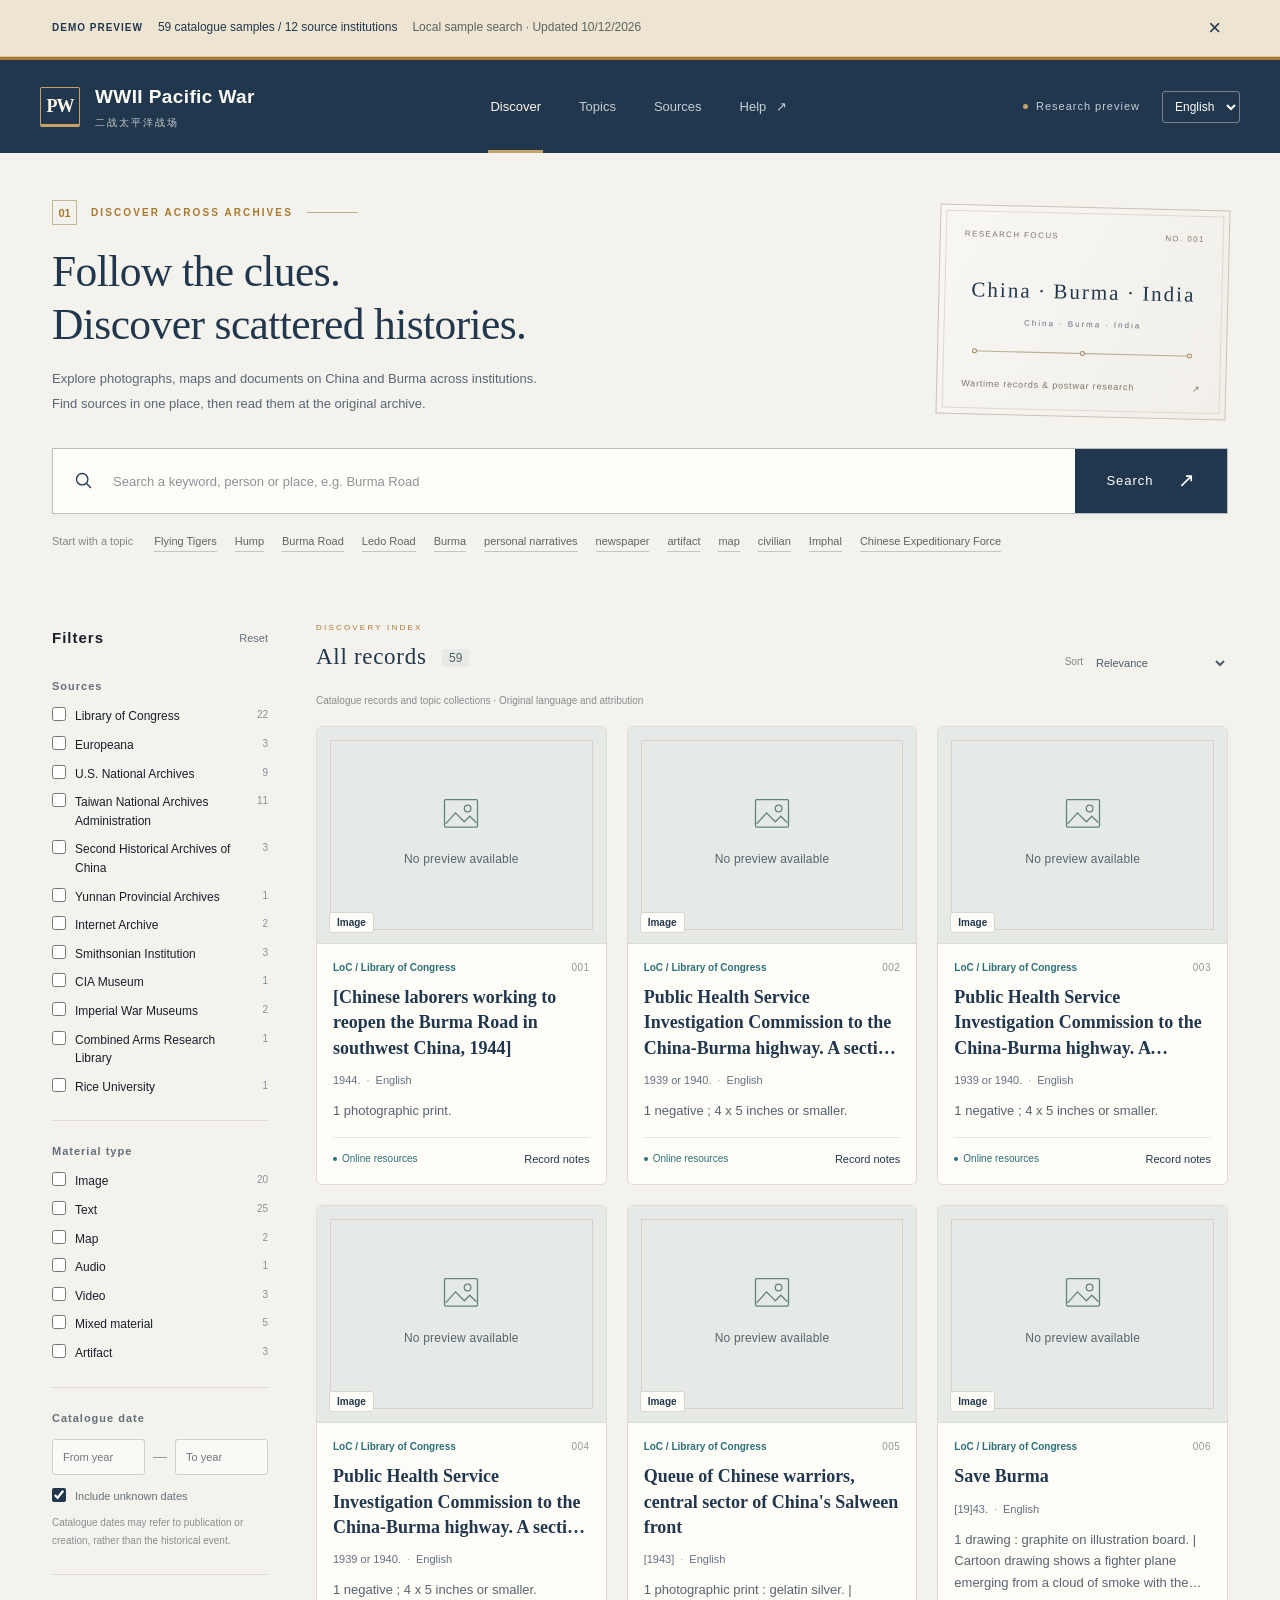
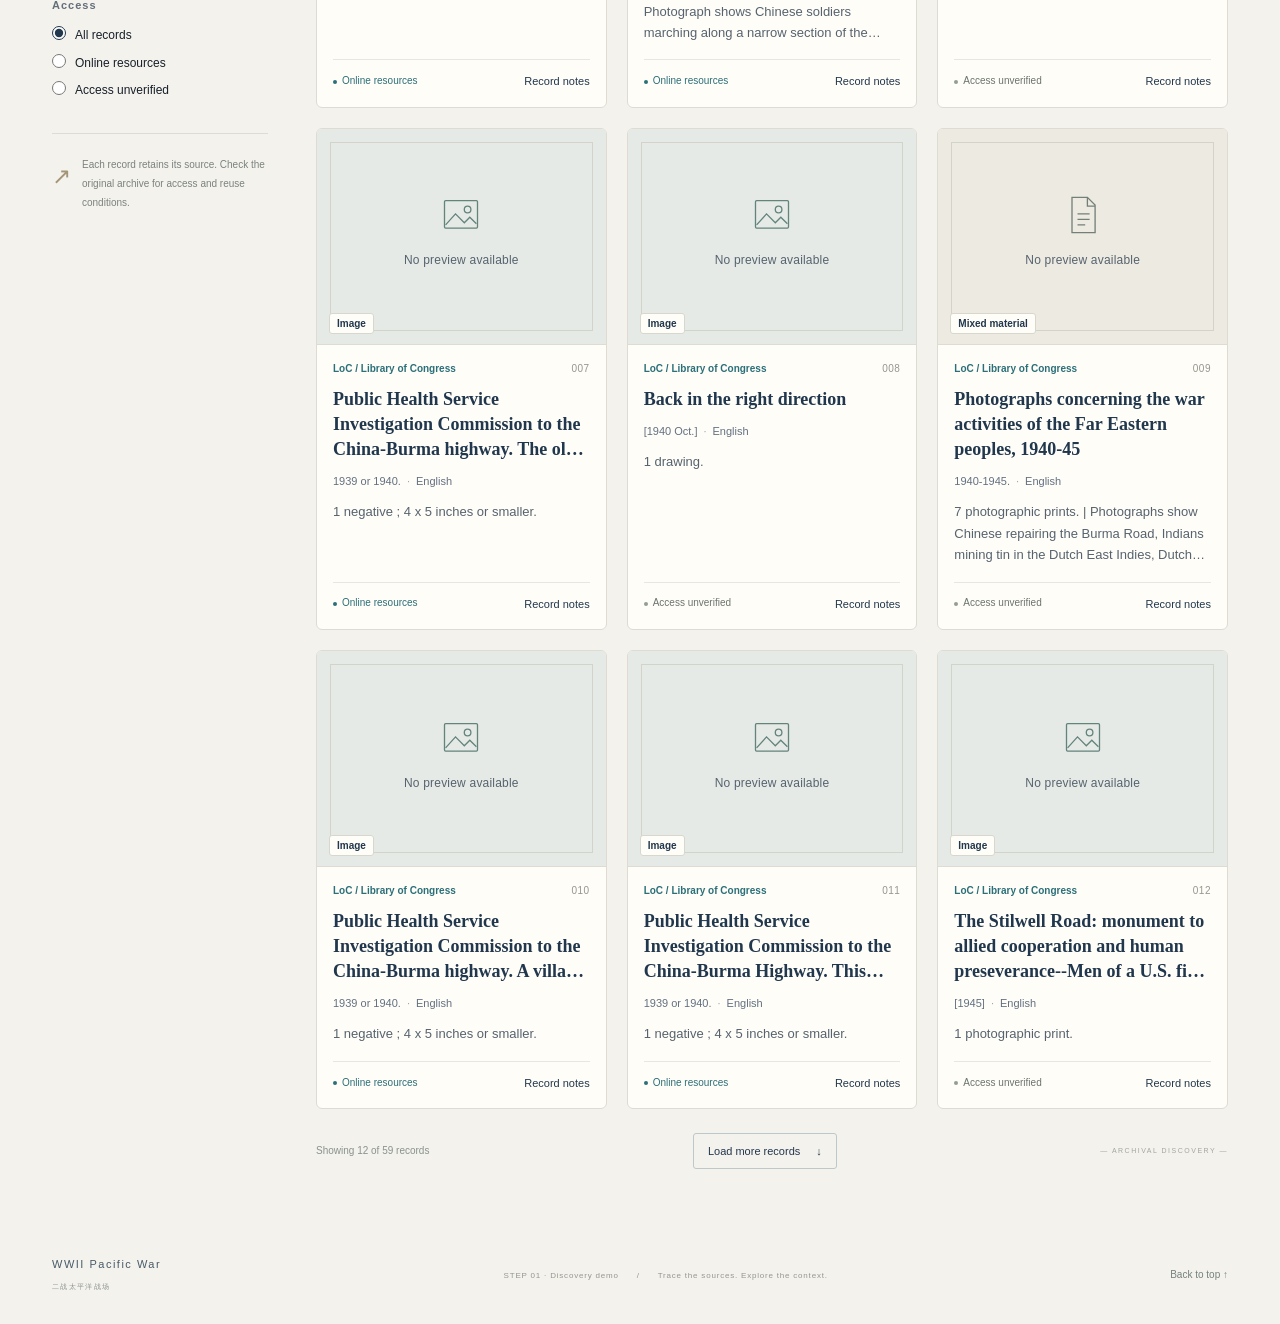
<file: step1/site/index.html>
<!doctype html>
<html lang="en">
<head>
  <meta charset="utf-8">
  <meta name="viewport" content="width=device-width, initial-scale=1">
  <meta name="color-scheme" content="light">
  <meta name="description" content="WWII Pacific War: Discover historical sources on China and Burma across archives. Search catalogue samples and follow their original sources.">
  <meta name="referrer" content="no-referrer">
  <title>Discovery · WWII Pacific War</title>
  <link rel="icon" href="icon.svg" type="image/svg+xml">
  <link rel="stylesheet" href="styles.css">
  <script type="module" src="app.js"></script>
</head>
<body>
  <a class="skip-link" href="#results-heading">Skip to search results</a>
  <header class="masthead">
    <div class="header-inner">
      <a class="brand" href="./" data-page-link="./" aria-label="WWII Pacific War home">
        <span class="brand-mark" aria-hidden="true">PW</span>
        <span><strong>WWII Pacific War</strong><small>二战太平洋战场</small></span>
      </a>
      <nav aria-label="Main navigation">
        <a class="nav-active" href="./" data-page-link="./" aria-current="page">Discover</a>
        <a href="topics.html" data-page-link="topics.html">Topics</a>
        <a href="sources.html" data-i18n="数据来源" data-page-link="sources.html">Sources</a>
        <button type="button" id="help-button">Help <span aria-hidden="true">↗</span></button>
      </nav>
      <div class="header-tools"><span class="edition"><span aria-hidden="true"></span>Research preview</span><label class="language-control"><span class="sr-only">Interface language</span><select id="language" aria-label="Interface language"><option value="en" lang="en">English</option><option value="zh-CN" lang="zh-CN">中文</option></select></label></div>
    </div>
  </header>
  <main>
    <section class="intro wrap" id="discover" aria-labelledby="page-title">
      <div class="intro-top">
        <div class="intro-copy">
          <p class="eyebrow"><span class="section-number">01</span> DISCOVER ACROSS ARCHIVES <span class="eyebrow-line"></span></p>
          <h1 id="page-title">Follow the clues.<br>Discover scattered histories.</h1>
          <p class="intro-description">Explore photographs, maps and documents on China and Burma across institutions.<br class="desktop-break">Find sources in one place, then read them at the original archive.</p>
        </div>
        <div class="archive-note" aria-label="Research focus">
          <div class="note-top">RESEARCH FOCUS <span>NO. 001</span></div>
          <div class="note-title">China · Burma · India</div>
          <div class="note-english">中国 · 缅甸 · 印度</div>
          <div class="note-rule"><span></span><span></span><span></span></div>
          <div class="note-bottom"><span>Wartime records &amp; postwar research</span><span aria-hidden="true">↗</span></div>
        </div>
      </div>
      <form class="search-form" id="search-form" role="search">
        <label class="sr-only" for="query">Search</label>
        <span class="search-icon" aria-hidden="true"><svg viewBox="0 0 24 24"><circle cx="10.5" cy="10.5" r="6.5"/><path d="m15.5 15.5 5 5"/></svg></span>
        <input id="query" type="search" autocomplete="off" maxlength="240" placeholder="Search a keyword, person or place, e.g. Burma Road" aria-describedby="search-hint">
        <button class="primary-button" type="submit">Search <span aria-hidden="true">↗</span></button>
      </form>
<div class="search-suggestions"><span id="search-hint">Start with a topic</span><div id="topic-shortcuts" class="topic-shortcuts" role="group" aria-labelledby="search-hint"></div></div>
    </section>
    <section class="discovery-layout wrap" aria-label="Archive discovery">
      <button class="mobile-filter-button" id="filter-toggle" type="button" aria-expanded="false" aria-controls="filters">Filters <span aria-hidden="true">＋</span></button>
      <aside class="filters" id="filters" aria-label="Filters">
        <div class="filter-heading"><h2>Filters</h2><button type="button" id="reset-filters">Reset</button></div>
        <fieldset><legend>Sources</legend><div id="source-filters" class="checkbox-list"></div></fieldset>
        <fieldset><legend>Material type</legend><div id="type-filters" class="checkbox-list"></div></fieldset>
        <fieldset><legend>Catalogue date</legend><div class="year-range"><label><span class="sr-only">Start year</span><input type="number" id="start-year" placeholder="From year" min="1000" max="2100" aria-label="Start year"></label><span aria-hidden="true">—</span><label><span class="sr-only">End year</span><input type="number" id="end-year" placeholder="To year" min="1000" max="2100" aria-label="End year"></label></div><p id="date-error" class="field-error" role="alert" hidden></p><label class="check-row unknown-date"><input type="checkbox" id="unknown-dates" checked><span>Include unknown dates</span></label><p class="filter-hint">Catalogue dates may refer to publication or creation, rather than the historical event.</p></fieldset>
        <fieldset><legend>Access</legend><label class="check-row"><input type="radio" name="access" value="all" checked><span>All records</span></label><label class="check-row"><input type="radio" name="access" value="online"><span>Online resources</span></label><label class="check-row"><input type="radio" name="access" value="unverified"><span>Access unverified</span></label></fieldset>
        <div class="filter-footnote"><span aria-hidden="true">↗</span><p>Each record retains its source. Check the original archive for access and reuse conditions.</p></div>
      </aside>
      <div class="results-area">
        <div class="results-toolbar"><div><p class="small-label">DISCOVERY INDEX</p><h2 id="results-heading" tabindex="-1">All records <span id="result-count">—</span></h2></div><label class="sort-control">Sort<select id="sort"><option value="relevance">相关性优先</option><option value="newest">目录日期：由新到旧</option><option value="oldest">目录日期：由旧到新</option></select></label></div>
        <p class="expansion-note" id="expansion-note" hidden></p>
        <div id="active-filters" class="active-filters" aria-label="Active filters"></div>
        <p class="results-context">Catalogue records and topic collections · Original language and attribution</p>
        <p class="sr-only" id="result-announcement" aria-live="polite" aria-atomic="true"></p>
        <div id="results" class="results-list" aria-busy="true"><div class="loading-state"><span class="loading-line"></span><p>Loading the discovery index…</p></div></div>
        <div id="empty-state" class="empty-state" hidden><span class="empty-icon" aria-hidden="true">⌕</span><h3>No matching records</h3><p>Try a broader keyword or fewer filters.<br>This searches demo samples; the original archive may have more relevant records.</p><button type="button" class="secondary-button" id="clear-all">Clear search and filters</button></div>
        <div id="error-state" class="empty-state" hidden><h3>Catalogue samples could not be loaded</h3><p>Check your connection and try again.</p><button type="button" class="secondary-button" id="retry-button">Try again</button></div>
        <div class="results-bottom" id="results-bottom" hidden><span id="shown-count"></span><button type="button" id="load-more" class="secondary-button" hidden>Load more records <span aria-hidden="true">↓</span></button><span class="index-end" aria-hidden="true">— ARCHIVAL DISCOVERY —</span></div>
      </div>
    </section>
  </main>
  <footer class="wrap footer"><div><strong>WWII Pacific War</strong><span>二战太平洋战场</span></div><p>STEP 01 · Discovery demo <span aria-hidden="true">/</span> Trace the sources. Explore the context.</p><a href="#discover">Back to top ↑</a></footer>
  <dialog id="detail-dialog" aria-labelledby="detail-title"><div class="dialog-top"><span>CATALOGUE RECORD <span class="dialog-divider">/</span> Record notes</span><button type="button" class="icon-button" id="close-detail" aria-label="Close record notes">×</button></div><div id="detail-content" class="detail-content"></div></dialog>
  <dialog id="help-dialog" aria-labelledby="help-title"><div class="dialog-top"><span>RESEARCH GUIDE <span class="dialog-divider">/</span> Help</span><button type="button" class="icon-button" id="close-help" aria-label="Close help">×</button></div><div class="detail-content help-content"><p class="eyebrow">FROM KEYWORDS TO ORIGINAL SOURCES</p><h2 id="help-title">How to use WWII Pacific War</h2><ol><li><strong>Enter a clue</strong><p>Search for titles, places or people. Preset topics expand to Chinese, English and Japanese terms, shown above the results.</p></li><li><strong>Narrow your search</strong><p>Combine sources, material types, catalogue dates and access filters. Date filters use catalogue metadata, not inferred battle dates.</p></li><li><strong>Check the original source</strong><p>Select a title or preview to open the original source in a new tab. Use Record notes to inspect metadata, provenance and retrieval information.</p></li></ol><div class="detail-note">Search covers imported local samples, not live searches of entire collections. A keyword match does not establish historical relevance, and a catalogue record does not guarantee online full text.</div></div></dialog>
  <noscript><div class="noscript-note">Enable JavaScript to search catalogue samples. / 请启用 JavaScript 以检索本地目录样本。</div></noscript>
</body>
</html>
</file>
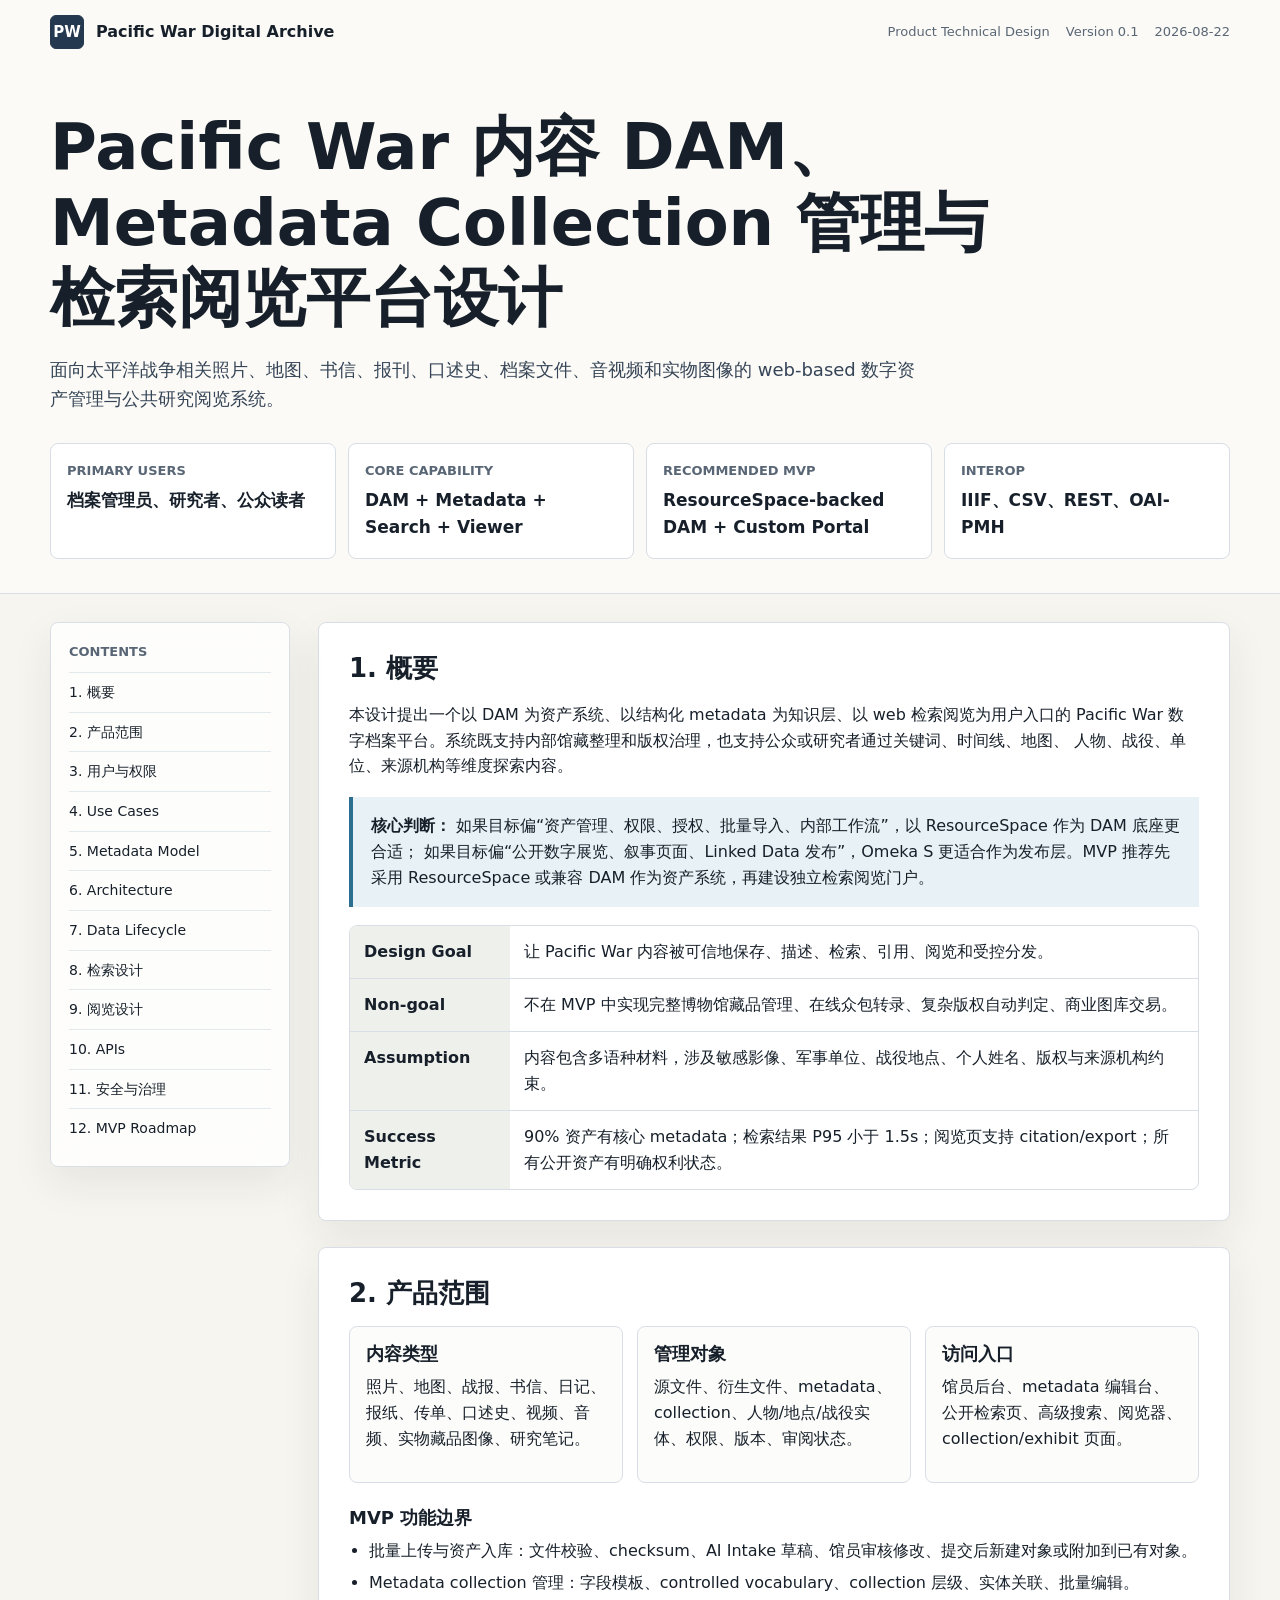
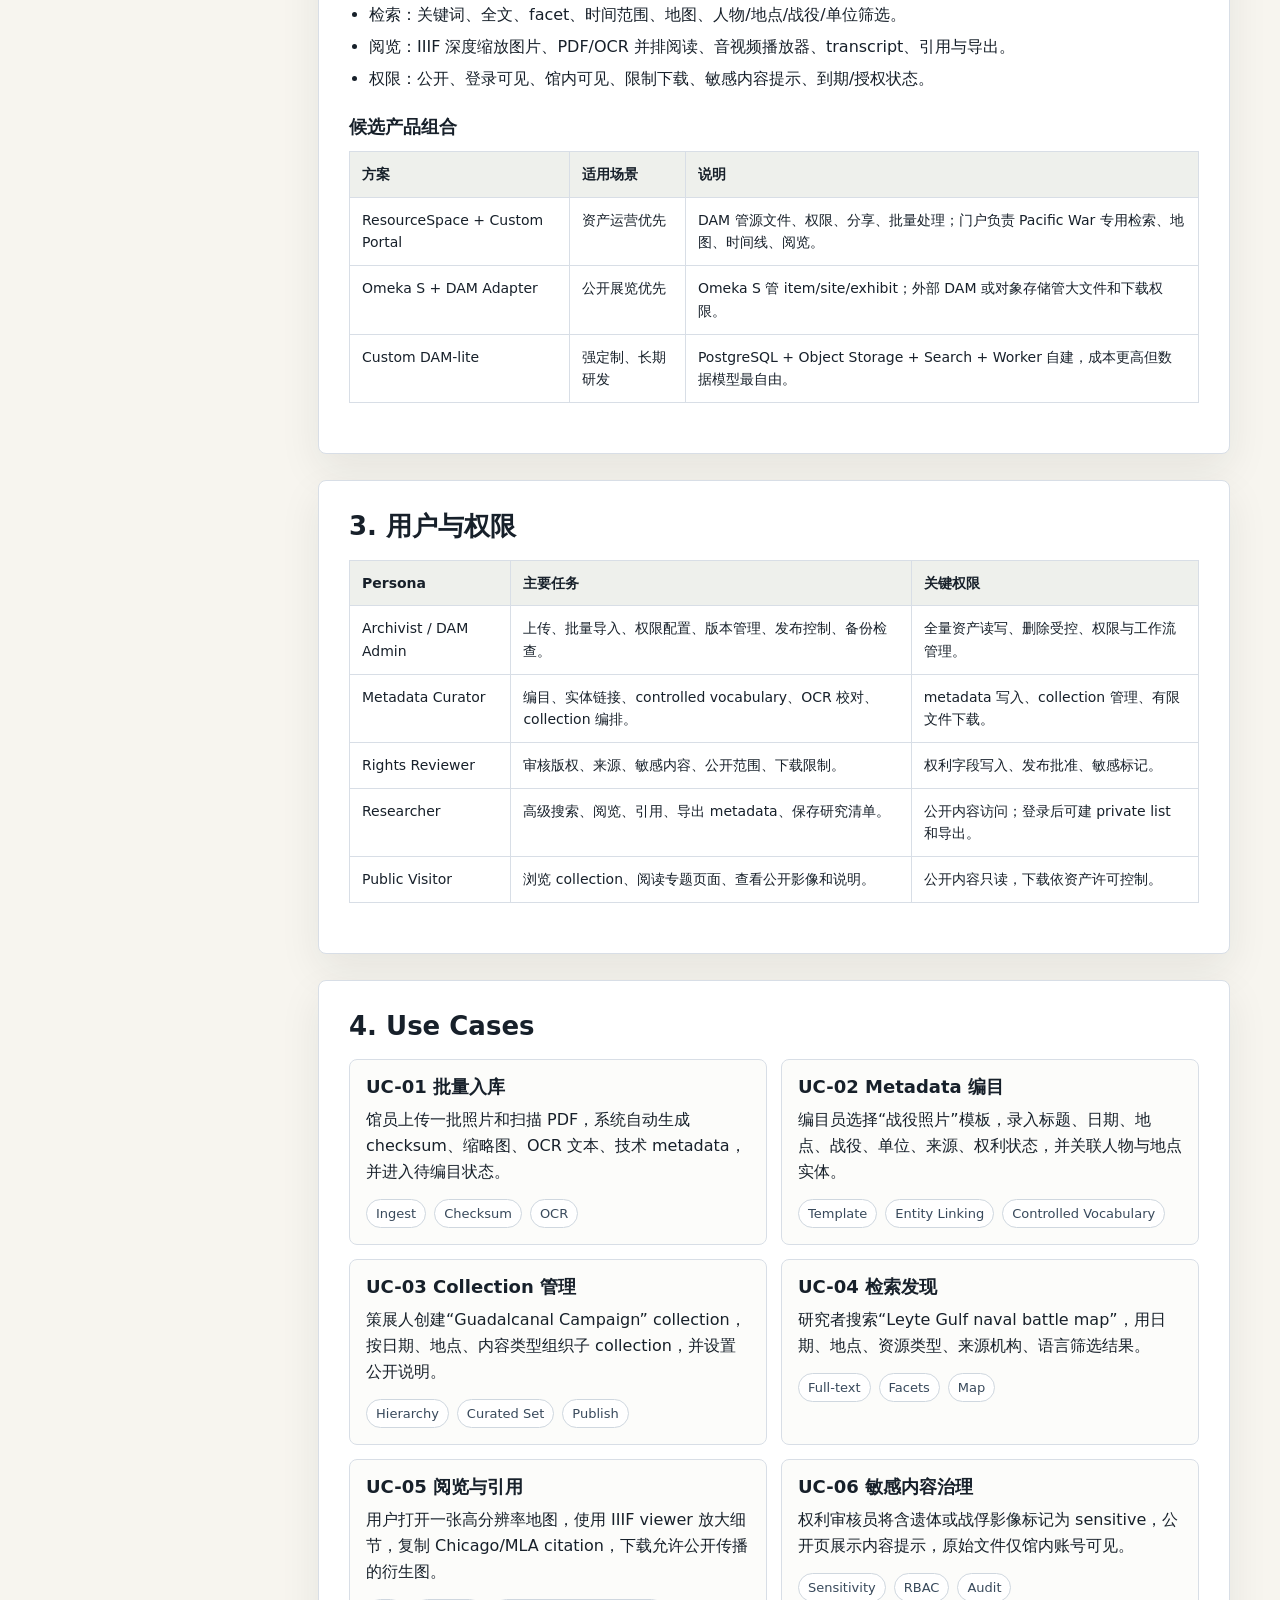
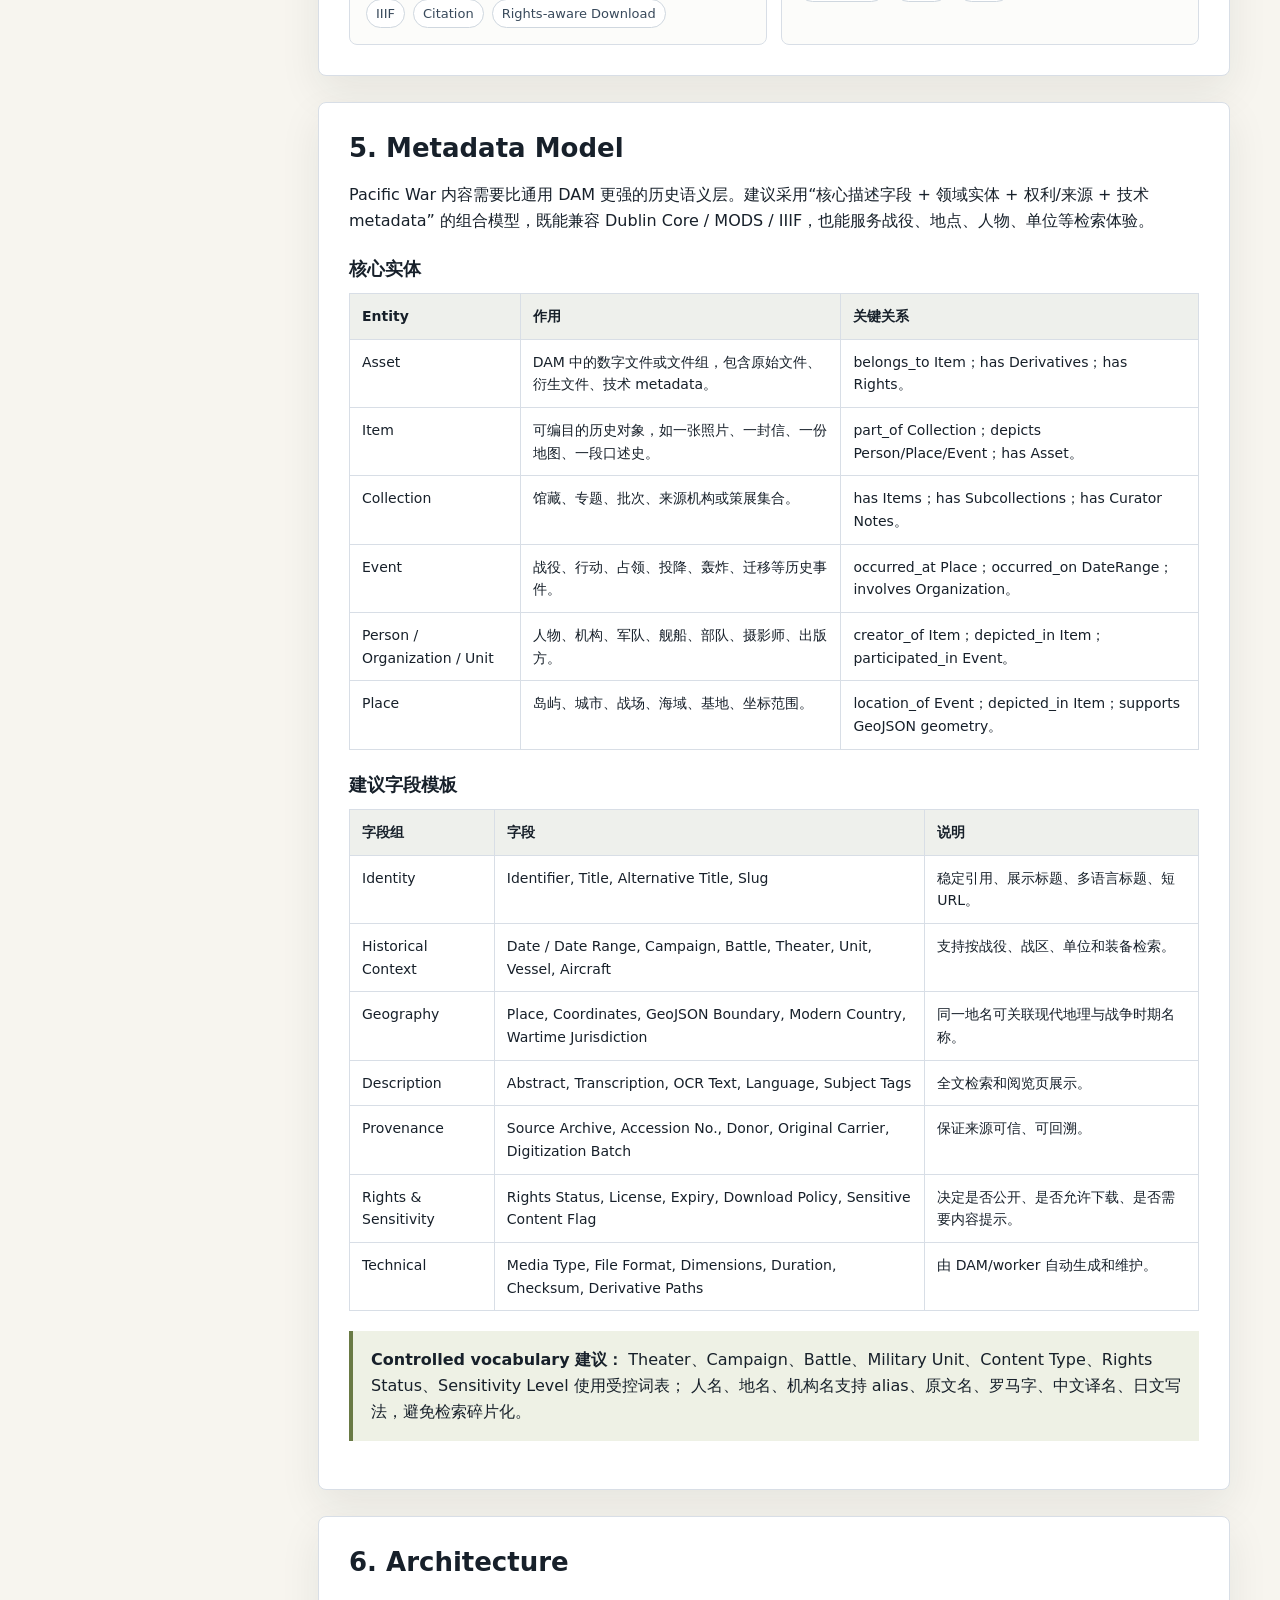
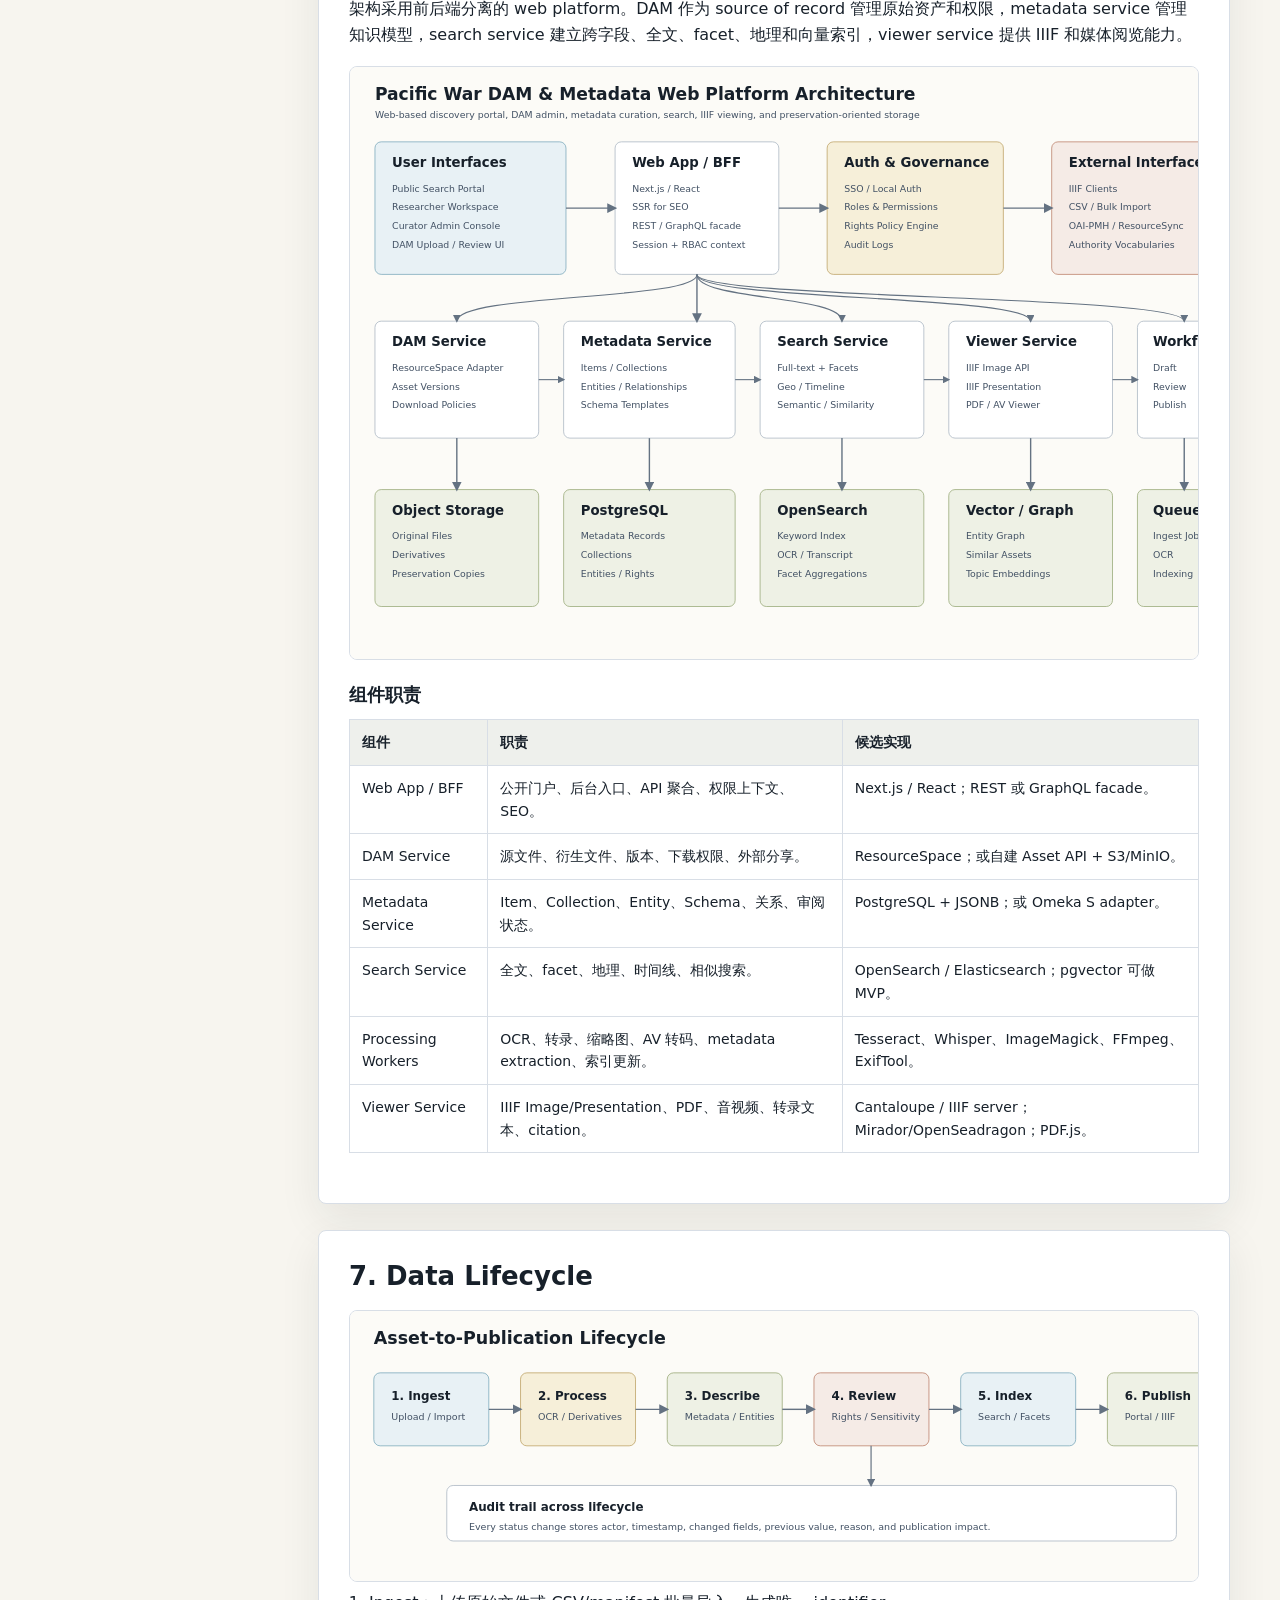
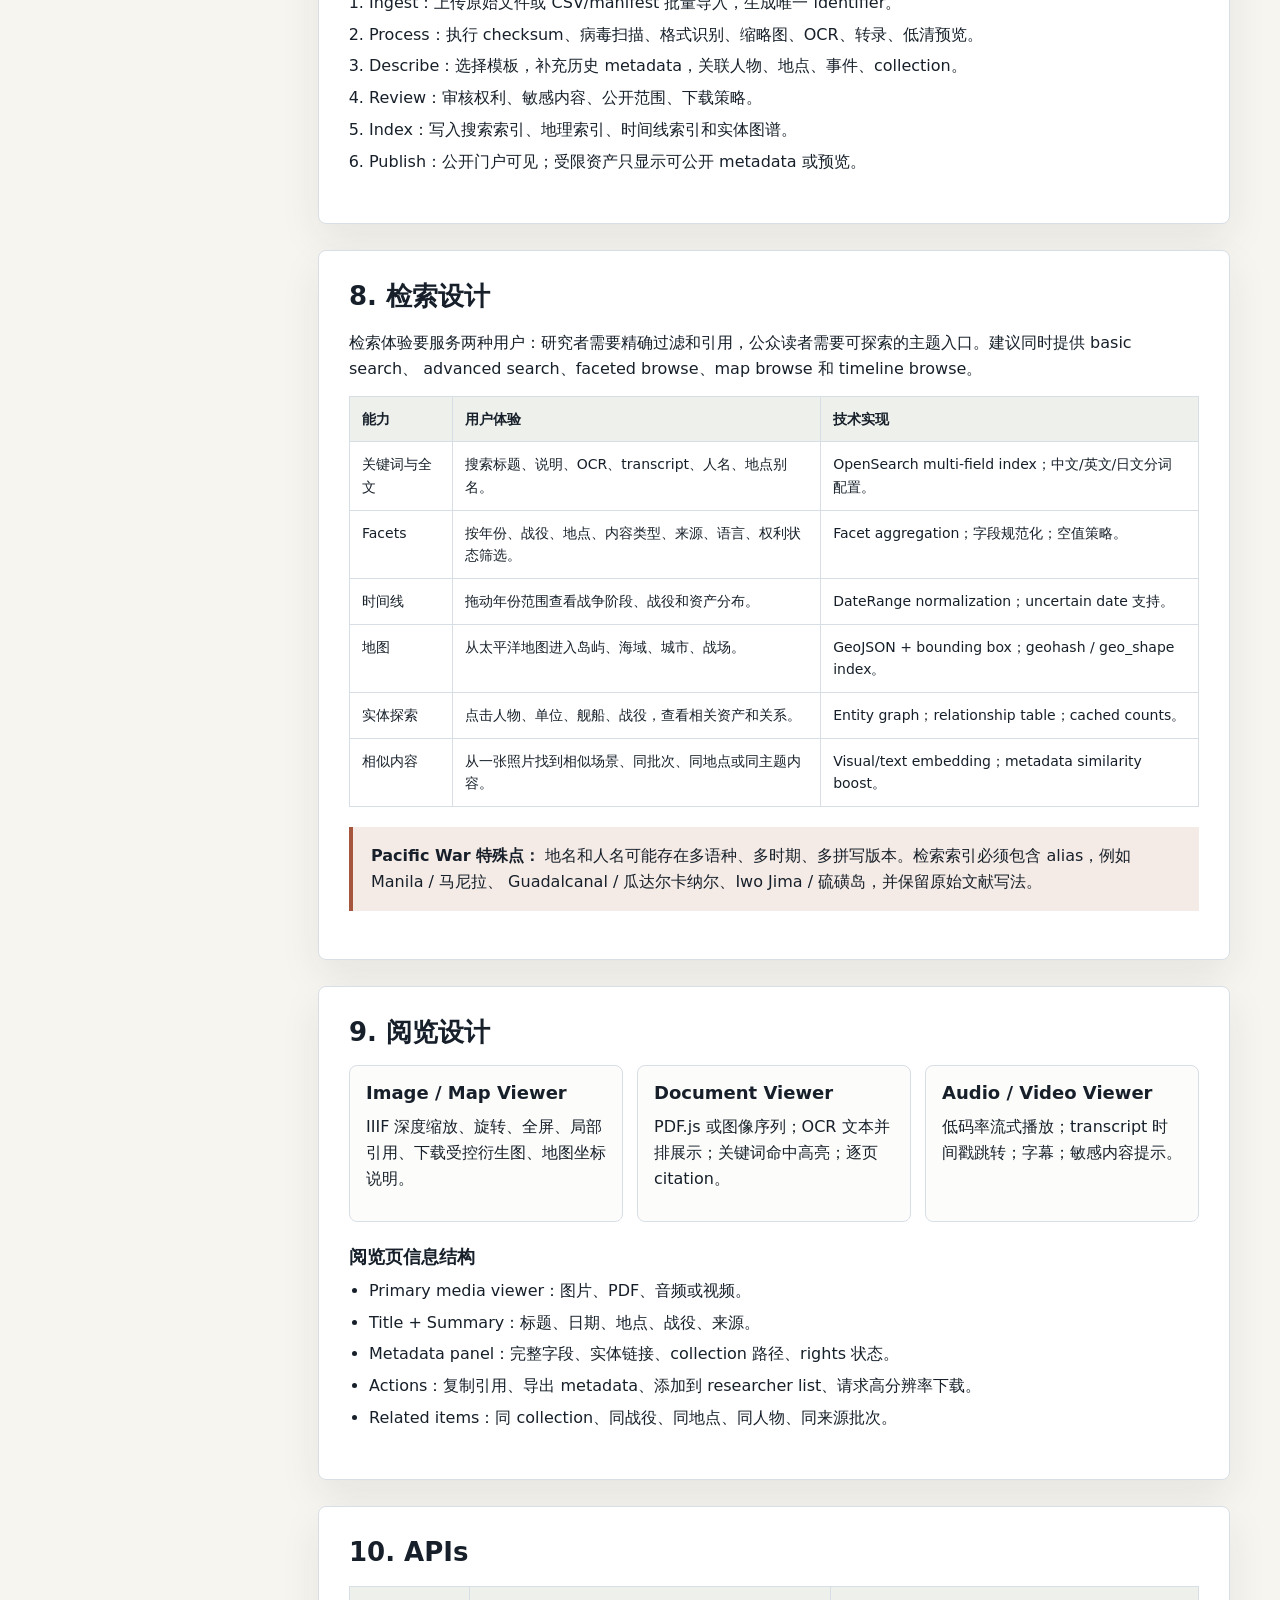
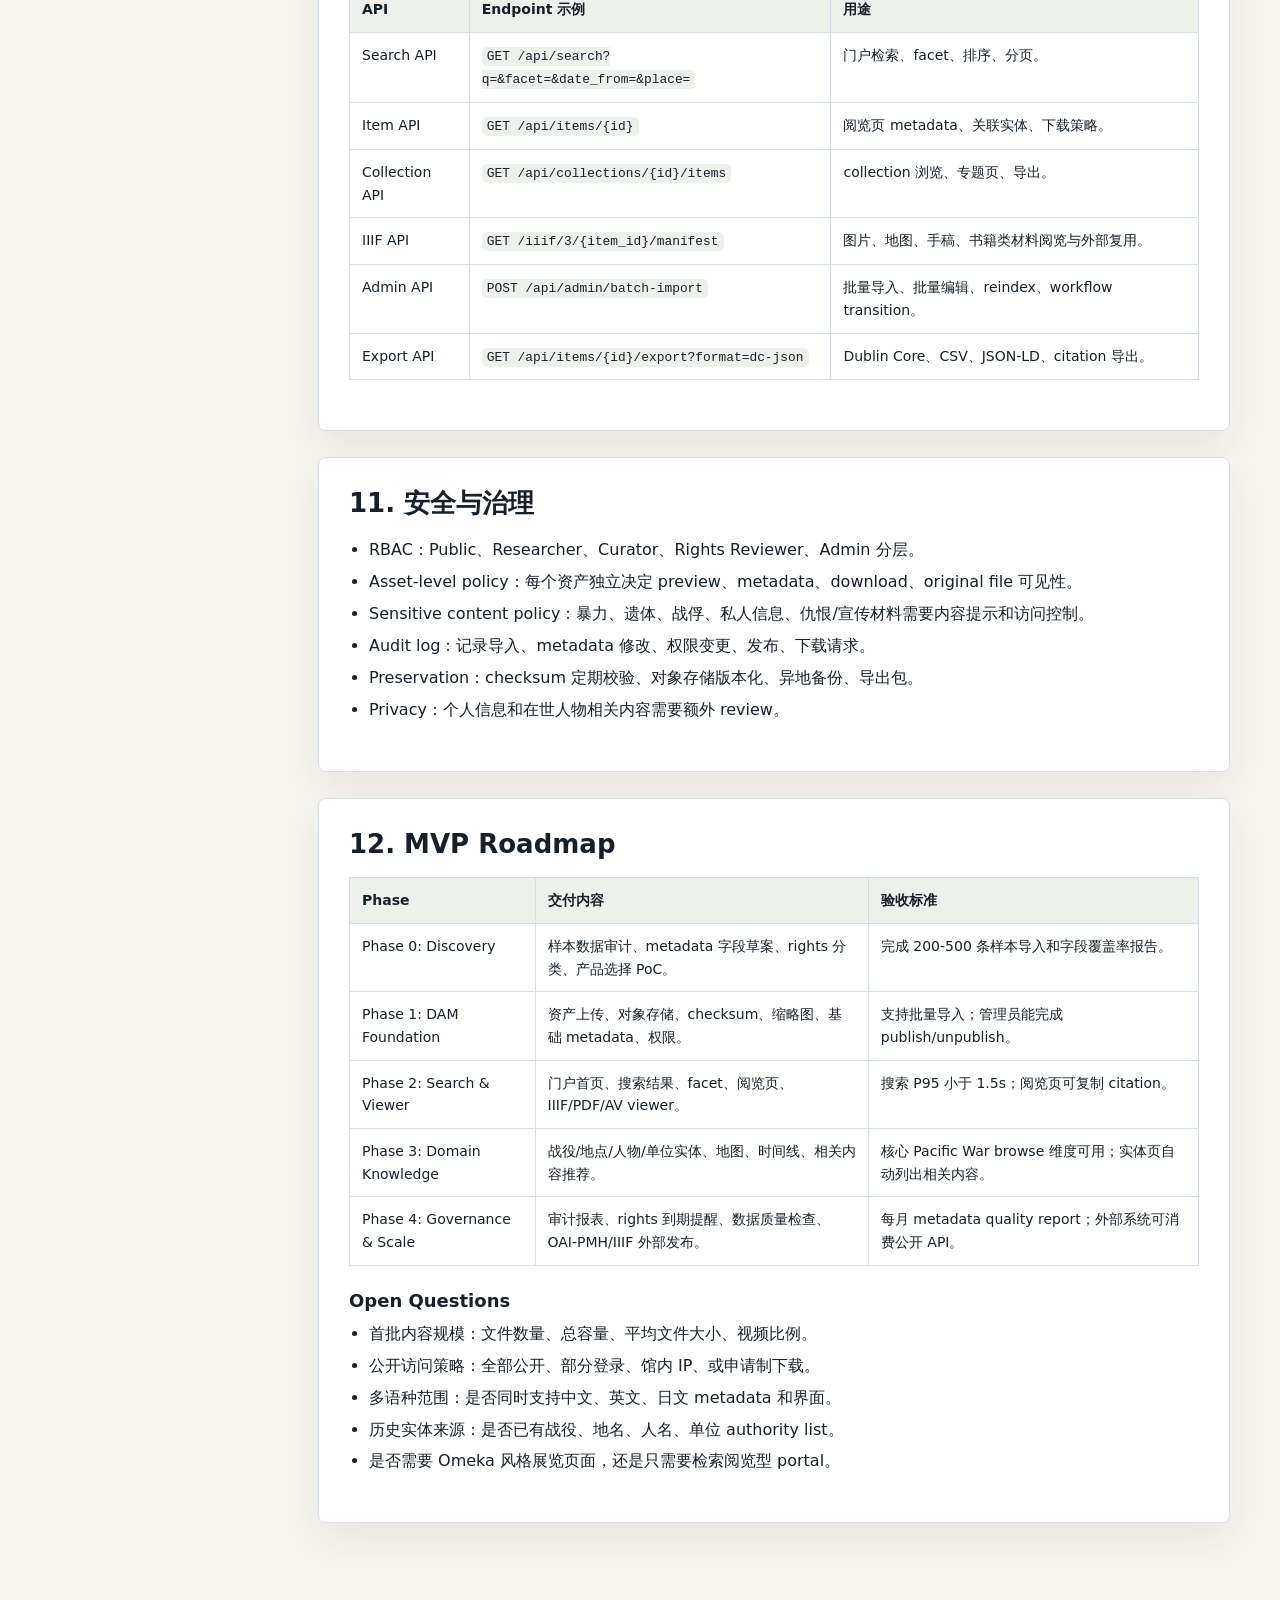
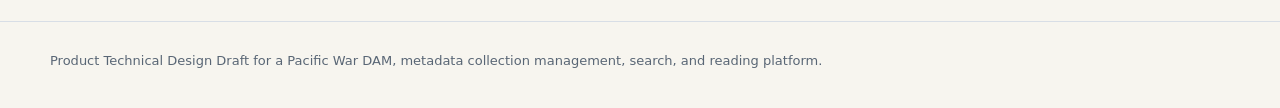
<file: pacific-war-dam-product-technical-design.html>
<!doctype html>
<html lang="zh-CN">
  <head>
    <meta charset="utf-8" />
    <meta name="viewport" content="width=device-width, initial-scale=1" />
    <title>Pacific War DAM &amp; Metadata Collection Platform - Product Technical Design</title>
    <style>
      :root {
        --ink: #17202a;
        --muted: #596675;
        --line: #d8dee6;
        --paper: #f7f5ef;
        --panel: #ffffff;
        --navy: #24384f;
        --blue: #2c6f91;
        --olive: #697a45;
        --rust: #a5563c;
        --gold: #b28943;
        --soft-blue: #e8f1f5;
        --soft-olive: #eef1e5;
        --soft-rust: #f5ebe6;
        --soft-gold: #f6efd9;
        --shadow: 0 16px 42px rgba(23, 32, 42, 0.08);
        --radius: 8px;
      }

      * {
        box-sizing: border-box;
      }

      html {
        scroll-behavior: smooth;
      }

      body {
        margin: 0;
        color: var(--ink);
        background: var(--paper);
        font-family:
          ui-sans-serif,
          system-ui,
          -apple-system,
          BlinkMacSystemFont,
          "Segoe UI",
          sans-serif;
        line-height: 1.62;
      }

      a {
        color: #1d6381;
        text-decoration-thickness: 1px;
        text-underline-offset: 3px;
      }

      header {
        border-bottom: 1px solid var(--line);
        background: #fbfaf6;
      }

      .wrap {
        width: min(1180px, calc(100% - 40px));
        margin: 0 auto;
      }

      .topbar {
        display: flex;
        align-items: center;
        justify-content: space-between;
        gap: 24px;
        min-height: 64px;
      }

      .brand {
        display: flex;
        align-items: center;
        gap: 12px;
        font-weight: 750;
        letter-spacing: 0;
      }

      .brand-mark {
        display: grid;
        place-items: center;
        width: 34px;
        height: 34px;
        border: 1px solid var(--navy);
        color: #fff;
        background: var(--navy);
        border-radius: 6px;
        font-size: 15px;
      }

      .doc-meta {
        display: flex;
        flex-wrap: wrap;
        justify-content: flex-end;
        gap: 8px 16px;
        color: var(--muted);
        font-size: 13px;
      }

      .hero {
        padding: 46px 0 34px;
      }

      h1,
      h2,
      h3 {
        margin: 0;
        line-height: 1.18;
        letter-spacing: 0;
      }

      h1 {
        max-width: 940px;
        font-size: clamp(34px, 6vw, 64px);
        font-weight: 800;
      }

      .subtitle {
        max-width: 880px;
        margin-top: 18px;
        color: #354456;
        font-size: 18px;
      }

      .status-grid {
        display: grid;
        grid-template-columns: repeat(4, 1fr);
        gap: 12px;
        margin-top: 30px;
      }

      .status-card {
        min-height: 92px;
        padding: 16px;
        border: 1px solid var(--line);
        border-radius: var(--radius);
        background: var(--panel);
      }

      .status-card b {
        display: block;
        margin-bottom: 6px;
        font-size: 13px;
        text-transform: uppercase;
        color: var(--muted);
      }

      .status-card span {
        font-size: 17px;
        font-weight: 700;
      }

      .layout {
        display: grid;
        grid-template-columns: 240px minmax(0, 1fr);
        gap: 28px;
        padding: 28px 0 72px;
      }

      nav {
        position: sticky;
        top: 16px;
        align-self: start;
        padding: 18px;
        border: 1px solid var(--line);
        border-radius: var(--radius);
        background: rgba(255, 255, 255, 0.78);
        box-shadow: var(--shadow);
        backdrop-filter: blur(16px);
      }

      nav strong {
        display: block;
        margin-bottom: 10px;
        font-size: 13px;
        color: var(--muted);
        text-transform: uppercase;
      }

      nav a {
        display: block;
        padding: 8px 0;
        color: var(--ink);
        font-size: 14px;
        text-decoration: none;
        border-top: 1px solid rgba(216, 222, 230, 0.7);
      }

      main {
        min-width: 0;
      }

      section {
        margin-bottom: 26px;
        padding: 30px;
        border: 1px solid var(--line);
        border-radius: var(--radius);
        background: var(--panel);
        box-shadow: var(--shadow);
      }

      section > h2 {
        margin-bottom: 18px;
        font-size: 26px;
      }

      h3 {
        margin: 24px 0 10px;
        font-size: 18px;
      }

      p {
        margin: 0 0 14px;
      }

      ul,
      ol {
        margin: 0 0 18px 20px;
        padding: 0;
      }

      li {
        margin: 6px 0;
      }

      .callout {
        margin: 18px 0;
        padding: 16px 18px;
        border-left: 4px solid var(--blue);
        background: var(--soft-blue);
      }

      .callout.rust {
        border-left-color: var(--rust);
        background: var(--soft-rust);
      }

      .callout.olive {
        border-left-color: var(--olive);
        background: var(--soft-olive);
      }

      .two-col,
      .three-col {
        display: grid;
        gap: 14px;
      }

      .two-col {
        grid-template-columns: repeat(2, minmax(0, 1fr));
      }

      .three-col {
        grid-template-columns: repeat(3, minmax(0, 1fr));
      }

      .mini-card {
        min-height: 116px;
        padding: 16px;
        border: 1px solid var(--line);
        border-radius: var(--radius);
        background: #fcfcfa;
      }

      .mini-card h3 {
        margin-top: 0;
      }

      .tag-row {
        display: flex;
        flex-wrap: wrap;
        gap: 8px;
        margin: 12px 0 0;
      }

      .tag {
        display: inline-flex;
        align-items: center;
        min-height: 28px;
        padding: 3px 9px;
        border: 1px solid #cfd7df;
        border-radius: 999px;
        background: #fff;
        color: #38495b;
        font-size: 13px;
      }

      table {
        width: 100%;
        margin: 14px 0 20px;
        border-collapse: collapse;
        border: 1px solid var(--line);
        font-size: 14px;
      }

      th,
      td {
        padding: 11px 12px;
        vertical-align: top;
        border-bottom: 1px solid var(--line);
        border-right: 1px solid var(--line);
      }

      th {
        background: #eef0ec;
        text-align: left;
        font-weight: 750;
      }

      tr:last-child td {
        border-bottom: 0;
      }

      .diagram {
        margin: 18px 0 8px;
        overflow-x: auto;
        border: 1px solid var(--line);
        border-radius: var(--radius);
        background: #fcfbf7;
      }

      .diagram svg {
        display: block;
        width: 100%;
        min-width: 920px;
        height: auto;
      }

      .svg-title {
        font-weight: 750;
        fill: var(--ink);
      }

      .svg-small {
        font-size: 12px;
        fill: #425164;
      }

      .svg-box {
        fill: #ffffff;
        stroke: #b9c2cc;
        stroke-width: 1.2;
      }

      .svg-blue {
        fill: #e8f1f5;
        stroke: #7ca9bb;
      }

      .svg-olive {
        fill: #eef1e5;
        stroke: #9aaa79;
      }

      .svg-rust {
        fill: #f5ebe6;
        stroke: #bd816c;
      }

      .svg-gold {
        fill: #f6efd9;
        stroke: #bea367;
      }

      code {
        padding: 2px 5px;
        border-radius: 5px;
        background: #eef0ec;
        font-family: ui-monospace, SFMono-Regular, Menlo, Consolas, monospace;
        font-size: 0.92em;
      }

      .decision {
        display: grid;
        grid-template-columns: 160px 1fr;
        gap: 0;
        overflow: hidden;
        border: 1px solid var(--line);
        border-radius: var(--radius);
      }

      .decision div {
        padding: 13px 14px;
        border-bottom: 1px solid var(--line);
      }

      .decision div:nth-child(odd) {
        background: #eef0ec;
        font-weight: 750;
      }

      .decision div:nth-last-child(-n + 2) {
        border-bottom: 0;
      }

      footer {
        padding: 28px 0 42px;
        color: var(--muted);
        font-size: 13px;
        border-top: 1px solid var(--line);
      }

      @media (max-width: 920px) {
        .layout {
          grid-template-columns: 1fr;
        }

        nav {
          position: static;
        }

        .status-grid,
        .three-col,
        .two-col {
          grid-template-columns: 1fr;
        }

        section {
          padding: 22px;
        }

        .decision {
          grid-template-columns: 1fr;
        }

        .decision div:nth-child(odd) {
          border-bottom: 0;
        }
      }

      @media print {
        body {
          background: #fff;
        }

        nav,
        footer {
          display: none;
        }

        .layout,
        .wrap {
          display: block;
          width: auto;
        }

        section {
          box-shadow: none;
          break-inside: avoid;
        }
      }
    </style>
  </head>
  <body>
    <header>
      <div class="wrap topbar">
        <div class="brand">
          <span class="brand-mark">PW</span>
          <span>Pacific War Digital Archive</span>
        </div>
        <div class="doc-meta">
          <span>Product Technical Design</span>
          <span>Version 0.1</span>
          <span>2026-08-22</span>
        </div>
      </div>
      <div class="wrap hero">
        <h1>Pacific War 内容 DAM、Metadata Collection 管理与检索阅览平台设计</h1>
        <p class="subtitle">
          面向太平洋战争相关照片、地图、书信、报刊、口述史、档案文件、音视频和实物图像的
          web-based 数字资产管理与公共研究阅览系统。
        </p>
        <div class="status-grid" aria-label="Document status summary">
          <div class="status-card">
            <b>Primary Users</b>
            <span>档案管理员、研究者、公众读者</span>
          </div>
          <div class="status-card">
            <b>Core Capability</b>
            <span>DAM + Metadata + Search + Viewer</span>
          </div>
          <div class="status-card">
            <b>Recommended MVP</b>
            <span>ResourceSpace-backed DAM + Custom Portal</span>
          </div>
          <div class="status-card">
            <b>Interop</b>
            <span>IIIF、CSV、REST、OAI-PMH</span>
          </div>
        </div>
      </div>
    </header>

    <div class="wrap layout">
      <nav aria-label="Table of contents">
        <strong>Contents</strong>
        <a href="#summary">1. 概要</a>
        <a href="#scope">2. 产品范围</a>
        <a href="#personas">3. 用户与权限</a>
        <a href="#usecases">4. Use Cases</a>
        <a href="#metadata">5. Metadata Model</a>
        <a href="#architecture">6. Architecture</a>
        <a href="#lifecycle">7. Data Lifecycle</a>
        <a href="#search">8. 检索设计</a>
        <a href="#viewer">9. 阅览设计</a>
        <a href="#api">10. APIs</a>
        <a href="#security">11. 安全与治理</a>
        <a href="#roadmap">12. MVP Roadmap</a>
      </nav>

      <main>
        <section id="summary">
          <h2>1. 概要</h2>
          <p>
            本设计提出一个以 DAM 为资产系统、以结构化 metadata 为知识层、以 web 检索阅览为用户入口的
            Pacific War 数字档案平台。系统既支持内部馆藏整理和版权治理，也支持公众或研究者通过关键词、时间线、地图、
            人物、战役、单位、来源机构等维度探索内容。
          </p>
          <div class="callout">
            <strong>核心判断：</strong>
            如果目标偏“资产管理、权限、授权、批量导入、内部工作流”，以 ResourceSpace 作为 DAM 底座更合适；
            如果目标偏“公开数字展览、叙事页面、Linked Data 发布”，Omeka S 更适合作为发布层。MVP 推荐先采用
            ResourceSpace 或兼容 DAM 作为资产系统，再建设独立检索阅览门户。
          </div>
          <div class="decision">
            <div>Design Goal</div>
            <div>让 Pacific War 内容被可信地保存、描述、检索、引用、阅览和受控分发。</div>
            <div>Non-goal</div>
            <div>不在 MVP 中实现完整博物馆藏品管理、在线众包转录、复杂版权自动判定、商业图库交易。</div>
            <div>Assumption</div>
            <div>内容包含多语种材料，涉及敏感影像、军事单位、战役地点、个人姓名、版权与来源机构约束。</div>
            <div>Success Metric</div>
            <div>90% 资产有核心 metadata；检索结果 P95 小于 1.5s；阅览页支持 citation/export；所有公开资产有明确权利状态。</div>
          </div>
        </section>

        <section id="scope">
          <h2>2. 产品范围</h2>
          <div class="three-col">
            <div class="mini-card">
              <h3>内容类型</h3>
              <p>照片、地图、战报、书信、日记、报纸、传单、口述史、视频、音频、实物藏品图像、研究笔记。</p>
            </div>
            <div class="mini-card">
              <h3>管理对象</h3>
              <p>源文件、衍生文件、metadata、collection、人物/地点/战役实体、权限、版本、审阅状态。</p>
            </div>
            <div class="mini-card">
              <h3>访问入口</h3>
              <p>馆员后台、metadata 编辑台、公开检索页、高级搜索、阅览器、collection/exhibit 页面。</p>
            </div>
          </div>

          <h3>MVP 功能边界</h3>
          <ul>
            <li>批量上传与资产入库：文件校验、checksum、AI Intake 草稿、馆员审核修改、提交后新建对象或附加到已有对象。</li>
            <li>Metadata collection 管理：字段模板、controlled vocabulary、collection 层级、实体关联、批量编辑。</li>
            <li>检索：关键词、全文、facet、时间范围、地图、人物/地点/战役/单位筛选。</li>
            <li>阅览：IIIF 深度缩放图片、PDF/OCR 并排阅读、音视频播放器、transcript、引用与导出。</li>
            <li>权限：公开、登录可见、馆内可见、限制下载、敏感内容提示、到期/授权状态。</li>
          </ul>

          <h3>候选产品组合</h3>
          <table>
            <thead>
              <tr>
                <th>方案</th>
                <th>适用场景</th>
                <th>说明</th>
              </tr>
            </thead>
            <tbody>
              <tr>
                <td>ResourceSpace + Custom Portal</td>
                <td>资产运营优先</td>
                <td>DAM 管源文件、权限、分享、批量处理；门户负责 Pacific War 专用检索、地图、时间线、阅览。</td>
              </tr>
              <tr>
                <td>Omeka S + DAM Adapter</td>
                <td>公开展览优先</td>
                <td>Omeka S 管 item/site/exhibit；外部 DAM 或对象存储管大文件和下载权限。</td>
              </tr>
              <tr>
                <td>Custom DAM-lite</td>
                <td>强定制、长期研发</td>
                <td>PostgreSQL + Object Storage + Search + Worker 自建，成本更高但数据模型最自由。</td>
              </tr>
            </tbody>
          </table>
        </section>

        <section id="personas">
          <h2>3. 用户与权限</h2>
          <table>
            <thead>
              <tr>
                <th>Persona</th>
                <th>主要任务</th>
                <th>关键权限</th>
              </tr>
            </thead>
            <tbody>
              <tr>
                <td>Archivist / DAM Admin</td>
                <td>上传、批量导入、权限配置、版本管理、发布控制、备份检查。</td>
                <td>全量资产读写、删除受控、权限与工作流管理。</td>
              </tr>
              <tr>
                <td>Metadata Curator</td>
                <td>编目、实体链接、controlled vocabulary、OCR 校对、collection 编排。</td>
                <td>metadata 写入、collection 管理、有限文件下载。</td>
              </tr>
              <tr>
                <td>Rights Reviewer</td>
                <td>审核版权、来源、敏感内容、公开范围、下载限制。</td>
                <td>权利字段写入、发布批准、敏感标记。</td>
              </tr>
              <tr>
                <td>Researcher</td>
                <td>高级搜索、阅览、引用、导出 metadata、保存研究清单。</td>
                <td>公开内容访问；登录后可建 private list 和导出。</td>
              </tr>
              <tr>
                <td>Public Visitor</td>
                <td>浏览 collection、阅读专题页面、查看公开影像和说明。</td>
                <td>公开内容只读，下载依资产许可控制。</td>
              </tr>
            </tbody>
          </table>
        </section>

        <section id="usecases">
          <h2>4. Use Cases</h2>
          <div class="two-col">
            <div class="mini-card">
              <h3>UC-01 批量入库</h3>
              <p>馆员上传一批照片和扫描 PDF，系统自动生成 checksum、缩略图、OCR 文本、技术 metadata，并进入待编目状态。</p>
              <div class="tag-row">
                <span class="tag">Ingest</span>
                <span class="tag">Checksum</span>
                <span class="tag">OCR</span>
              </div>
            </div>
            <div class="mini-card">
              <h3>UC-02 Metadata 编目</h3>
              <p>编目员选择“战役照片”模板，录入标题、日期、地点、战役、单位、来源、权利状态，并关联人物与地点实体。</p>
              <div class="tag-row">
                <span class="tag">Template</span>
                <span class="tag">Entity Linking</span>
                <span class="tag">Controlled Vocabulary</span>
              </div>
            </div>
            <div class="mini-card">
              <h3>UC-03 Collection 管理</h3>
              <p>策展人创建“Guadalcanal Campaign” collection，按日期、地点、内容类型组织子 collection，并设置公开说明。</p>
              <div class="tag-row">
                <span class="tag">Hierarchy</span>
                <span class="tag">Curated Set</span>
                <span class="tag">Publish</span>
              </div>
            </div>
            <div class="mini-card">
              <h3>UC-04 检索发现</h3>
              <p>研究者搜索“Leyte Gulf naval battle map”，用日期、地点、资源类型、来源机构、语言筛选结果。</p>
              <div class="tag-row">
                <span class="tag">Full-text</span>
                <span class="tag">Facets</span>
                <span class="tag">Map</span>
              </div>
            </div>
            <div class="mini-card">
              <h3>UC-05 阅览与引用</h3>
              <p>用户打开一张高分辨率地图，使用 IIIF viewer 放大细节，复制 Chicago/MLA citation，下载允许公开传播的衍生图。</p>
              <div class="tag-row">
                <span class="tag">IIIF</span>
                <span class="tag">Citation</span>
                <span class="tag">Rights-aware Download</span>
              </div>
            </div>
            <div class="mini-card">
              <h3>UC-06 敏感内容治理</h3>
              <p>权利审核员将含遗体或战俘影像标记为 sensitive，公开页展示内容提示，原始文件仅馆内账号可见。</p>
              <div class="tag-row">
                <span class="tag">Sensitivity</span>
                <span class="tag">RBAC</span>
                <span class="tag">Audit</span>
              </div>
            </div>
          </div>
        </section>

        <section id="metadata">
          <h2>5. Metadata Model</h2>
          <p>
            Pacific War 内容需要比通用 DAM 更强的历史语义层。建议采用“核心描述字段 + 领域实体 + 权利/来源 + 技术 metadata”
            的组合模型，既能兼容 Dublin Core / MODS / IIIF，也能服务战役、地点、人物、单位等检索体验。
          </p>

          <h3>核心实体</h3>
          <table>
            <thead>
              <tr>
                <th>Entity</th>
                <th>作用</th>
                <th>关键关系</th>
              </tr>
            </thead>
            <tbody>
              <tr>
                <td>Asset</td>
                <td>DAM 中的数字文件或文件组，包含原始文件、衍生文件、技术 metadata。</td>
                <td>belongs_to Item；has Derivatives；has Rights。</td>
              </tr>
              <tr>
                <td>Item</td>
                <td>可编目的历史对象，如一张照片、一封信、一份地图、一段口述史。</td>
                <td>part_of Collection；depicts Person/Place/Event；has Asset。</td>
              </tr>
              <tr>
                <td>Collection</td>
                <td>馆藏、专题、批次、来源机构或策展集合。</td>
                <td>has Items；has Subcollections；has Curator Notes。</td>
              </tr>
              <tr>
                <td>Event</td>
                <td>战役、行动、占领、投降、轰炸、迁移等历史事件。</td>
                <td>occurred_at Place；occurred_on DateRange；involves Organization。</td>
              </tr>
              <tr>
                <td>Person / Organization / Unit</td>
                <td>人物、机构、军队、舰船、部队、摄影师、出版方。</td>
                <td>creator_of Item；depicted_in Item；participated_in Event。</td>
              </tr>
              <tr>
                <td>Place</td>
                <td>岛屿、城市、战场、海域、基地、坐标范围。</td>
                <td>location_of Event；depicted_in Item；supports GeoJSON geometry。</td>
              </tr>
            </tbody>
          </table>

          <h3>建议字段模板</h3>
          <table>
            <thead>
              <tr>
                <th>字段组</th>
                <th>字段</th>
                <th>说明</th>
              </tr>
            </thead>
            <tbody>
              <tr>
                <td>Identity</td>
                <td>Identifier, Title, Alternative Title, Slug</td>
                <td>稳定引用、展示标题、多语言标题、短 URL。</td>
              </tr>
              <tr>
                <td>Historical Context</td>
                <td>Date / Date Range, Campaign, Battle, Theater, Unit, Vessel, Aircraft</td>
                <td>支持按战役、战区、单位和装备检索。</td>
              </tr>
              <tr>
                <td>Geography</td>
                <td>Place, Coordinates, GeoJSON Boundary, Modern Country, Wartime Jurisdiction</td>
                <td>同一地名可关联现代地理与战争时期名称。</td>
              </tr>
              <tr>
                <td>Description</td>
                <td>Abstract, Transcription, OCR Text, Language, Subject Tags</td>
                <td>全文检索和阅览页展示。</td>
              </tr>
              <tr>
                <td>Provenance</td>
                <td>Source Archive, Accession No., Donor, Original Carrier, Digitization Batch</td>
                <td>保证来源可信、可回溯。</td>
              </tr>
              <tr>
                <td>Rights &amp; Sensitivity</td>
                <td>Rights Status, License, Expiry, Download Policy, Sensitive Content Flag</td>
                <td>决定是否公开、是否允许下载、是否需要内容提示。</td>
              </tr>
              <tr>
                <td>Technical</td>
                <td>Media Type, File Format, Dimensions, Duration, Checksum, Derivative Paths</td>
                <td>由 DAM/worker 自动生成和维护。</td>
              </tr>
            </tbody>
          </table>

          <div class="callout olive">
            <strong>Controlled vocabulary 建议：</strong>
            Theater、Campaign、Battle、Military Unit、Content Type、Rights Status、Sensitivity Level 使用受控词表；
            人名、地名、机构名支持 alias、原文名、罗马字、中文译名、日文写法，避免检索碎片化。
          </div>
        </section>

        <section id="architecture">
          <h2>6. Architecture</h2>
          <p>
            架构采用前后端分离的 web platform。DAM 作为 source of record 管理原始资产和权限，metadata service
            管理知识模型，search service 建立跨字段、全文、facet、地理和向量索引，viewer service 提供 IIIF 和媒体阅览能力。
          </p>

          <div class="diagram" aria-label="Architecture diagram">
            <svg viewBox="0 0 1180 760" role="img">
              <defs>
                <marker id="arrow" viewBox="0 0 10 10" refX="8" refY="5" markerWidth="7" markerHeight="7" orient="auto-start-reverse">
                  <path d="M 0 0 L 10 5 L 0 10 z" fill="#647282"></path>
                </marker>
              </defs>

              <text x="32" y="42" class="svg-title" font-size="22">Pacific War DAM &amp; Metadata Web Platform Architecture</text>
              <text x="32" y="66" class="svg-small">Web-based discovery portal, DAM admin, metadata curation, search, IIIF viewing, and preservation-oriented storage</text>

              <rect x="32" y="96" width="245" height="170" rx="8" class="svg-blue"></rect>
              <text x="54" y="128" class="svg-title" font-size="17">User Interfaces</text>
              <text x="54" y="160" class="svg-small">Public Search Portal</text>
              <text x="54" y="184" class="svg-small">Researcher Workspace</text>
              <text x="54" y="208" class="svg-small">Curator Admin Console</text>
              <text x="54" y="232" class="svg-small">DAM Upload / Review UI</text>

              <rect x="340" y="96" width="210" height="170" rx="8" class="svg-box"></rect>
              <text x="362" y="128" class="svg-title" font-size="17">Web App / BFF</text>
              <text x="362" y="160" class="svg-small">Next.js / React</text>
              <text x="362" y="184" class="svg-small">SSR for SEO</text>
              <text x="362" y="208" class="svg-small">REST / GraphQL facade</text>
              <text x="362" y="232" class="svg-small">Session + RBAC context</text>

              <rect x="612" y="96" width="226" height="170" rx="8" class="svg-gold"></rect>
              <text x="634" y="128" class="svg-title" font-size="17">Auth &amp; Governance</text>
              <text x="634" y="160" class="svg-small">SSO / Local Auth</text>
              <text x="634" y="184" class="svg-small">Roles &amp; Permissions</text>
              <text x="634" y="208" class="svg-small">Rights Policy Engine</text>
              <text x="634" y="232" class="svg-small">Audit Logs</text>

              <rect x="900" y="96" width="230" height="170" rx="8" class="svg-rust"></rect>
              <text x="922" y="128" class="svg-title" font-size="17">External Interfaces</text>
              <text x="922" y="160" class="svg-small">IIIF Clients</text>
              <text x="922" y="184" class="svg-small">CSV / Bulk Import</text>
              <text x="922" y="208" class="svg-small">OAI-PMH / ResourceSync</text>
              <text x="922" y="232" class="svg-small">Authority Vocabularies</text>

              <rect x="32" y="326" width="210" height="150" rx="8" class="svg-box"></rect>
              <text x="54" y="358" class="svg-title" font-size="17">DAM Service</text>
              <text x="54" y="390" class="svg-small">ResourceSpace Adapter</text>
              <text x="54" y="414" class="svg-small">Asset Versions</text>
              <text x="54" y="438" class="svg-small">Download Policies</text>

              <rect x="274" y="326" width="220" height="150" rx="8" class="svg-box"></rect>
              <text x="296" y="358" class="svg-title" font-size="17">Metadata Service</text>
              <text x="296" y="390" class="svg-small">Items / Collections</text>
              <text x="296" y="414" class="svg-small">Entities / Relationships</text>
              <text x="296" y="438" class="svg-small">Schema Templates</text>

              <rect x="526" y="326" width="210" height="150" rx="8" class="svg-box"></rect>
              <text x="548" y="358" class="svg-title" font-size="17">Search Service</text>
              <text x="548" y="390" class="svg-small">Full-text + Facets</text>
              <text x="548" y="414" class="svg-small">Geo / Timeline</text>
              <text x="548" y="438" class="svg-small">Semantic / Similarity</text>

              <rect x="768" y="326" width="210" height="150" rx="8" class="svg-box"></rect>
              <text x="790" y="358" class="svg-title" font-size="17">Viewer Service</text>
              <text x="790" y="390" class="svg-small">IIIF Image API</text>
              <text x="790" y="414" class="svg-small">IIIF Presentation</text>
              <text x="790" y="438" class="svg-small">PDF / AV Viewer</text>

              <rect x="1010" y="326" width="120" height="150" rx="8" class="svg-box"></rect>
              <text x="1030" y="358" class="svg-title" font-size="17">Workflow</text>
              <text x="1030" y="390" class="svg-small">Draft</text>
              <text x="1030" y="414" class="svg-small">Review</text>
              <text x="1030" y="438" class="svg-small">Publish</text>

              <rect x="32" y="542" width="210" height="150" rx="8" class="svg-olive"></rect>
              <text x="54" y="574" class="svg-title" font-size="17">Object Storage</text>
              <text x="54" y="606" class="svg-small">Original Files</text>
              <text x="54" y="630" class="svg-small">Derivatives</text>
              <text x="54" y="654" class="svg-small">Preservation Copies</text>

              <rect x="274" y="542" width="220" height="150" rx="8" class="svg-olive"></rect>
              <text x="296" y="574" class="svg-title" font-size="17">PostgreSQL</text>
              <text x="296" y="606" class="svg-small">Metadata Records</text>
              <text x="296" y="630" class="svg-small">Collections</text>
              <text x="296" y="654" class="svg-small">Entities / Rights</text>

              <rect x="526" y="542" width="210" height="150" rx="8" class="svg-olive"></rect>
              <text x="548" y="574" class="svg-title" font-size="17">OpenSearch</text>
              <text x="548" y="606" class="svg-small">Keyword Index</text>
              <text x="548" y="630" class="svg-small">OCR / Transcript</text>
              <text x="548" y="654" class="svg-small">Facet Aggregations</text>

              <rect x="768" y="542" width="210" height="150" rx="8" class="svg-olive"></rect>
              <text x="790" y="574" class="svg-title" font-size="17">Vector / Graph</text>
              <text x="790" y="606" class="svg-small">Entity Graph</text>
              <text x="790" y="630" class="svg-small">Similar Assets</text>
              <text x="790" y="654" class="svg-small">Topic Embeddings</text>

              <rect x="1010" y="542" width="120" height="150" rx="8" class="svg-olive"></rect>
              <text x="1030" y="574" class="svg-title" font-size="17">Queue</text>
              <text x="1030" y="606" class="svg-small">Ingest Jobs</text>
              <text x="1030" y="630" class="svg-small">OCR</text>
              <text x="1030" y="654" class="svg-small">Indexing</text>

              <path d="M277 181 H340" stroke="#647282" stroke-width="1.8" marker-end="url(#arrow)"></path>
              <path d="M550 181 H612" stroke="#647282" stroke-width="1.8" marker-end="url(#arrow)"></path>
              <path d="M838 181 H900" stroke="#647282" stroke-width="1.8" marker-end="url(#arrow)"></path>
              <path d="M445 266 V326" stroke="#647282" stroke-width="1.8" marker-end="url(#arrow)"></path>
              <path d="M445 266 C445 300 137 290 137 326" stroke="#647282" stroke-width="1.4" marker-end="url(#arrow)" fill="none"></path>
              <path d="M445 266 C445 300 631 292 631 326" stroke="#647282" stroke-width="1.4" marker-end="url(#arrow)" fill="none"></path>
              <path d="M445 266 C445 300 873 292 873 326" stroke="#647282" stroke-width="1.4" marker-end="url(#arrow)" fill="none"></path>
              <path d="M445 266 C445 298 1070 292 1070 326" stroke="#647282" stroke-width="1.4" marker-end="url(#arrow)" fill="none"></path>

              <path d="M137 476 V542" stroke="#647282" stroke-width="1.8" marker-end="url(#arrow)"></path>
              <path d="M384 476 V542" stroke="#647282" stroke-width="1.8" marker-end="url(#arrow)"></path>
              <path d="M631 476 V542" stroke="#647282" stroke-width="1.8" marker-end="url(#arrow)"></path>
              <path d="M873 476 V542" stroke="#647282" stroke-width="1.8" marker-end="url(#arrow)"></path>
              <path d="M1070 476 V542" stroke="#647282" stroke-width="1.8" marker-end="url(#arrow)"></path>

              <path d="M242 401 H274" stroke="#647282" stroke-width="1.4" marker-end="url(#arrow)"></path>
              <path d="M494 401 H526" stroke="#647282" stroke-width="1.4" marker-end="url(#arrow)"></path>
              <path d="M736 401 H768" stroke="#647282" stroke-width="1.4" marker-end="url(#arrow)"></path>
              <path d="M978 401 H1010" stroke="#647282" stroke-width="1.4" marker-end="url(#arrow)"></path>
            </svg>
          </div>

          <h3>组件职责</h3>
          <table>
            <thead>
              <tr>
                <th>组件</th>
                <th>职责</th>
                <th>候选实现</th>
              </tr>
            </thead>
            <tbody>
              <tr>
                <td>Web App / BFF</td>
                <td>公开门户、后台入口、API 聚合、权限上下文、SEO。</td>
                <td>Next.js / React；REST 或 GraphQL facade。</td>
              </tr>
              <tr>
                <td>DAM Service</td>
                <td>源文件、衍生文件、版本、下载权限、外部分享。</td>
                <td>ResourceSpace；或自建 Asset API + S3/MinIO。</td>
              </tr>
              <tr>
                <td>Metadata Service</td>
                <td>Item、Collection、Entity、Schema、关系、审阅状态。</td>
                <td>PostgreSQL + JSONB；或 Omeka S adapter。</td>
              </tr>
              <tr>
                <td>Search Service</td>
                <td>全文、facet、地理、时间线、相似搜索。</td>
                <td>OpenSearch / Elasticsearch；pgvector 可做 MVP。</td>
              </tr>
              <tr>
                <td>Processing Workers</td>
                <td>OCR、转录、缩略图、AV 转码、metadata extraction、索引更新。</td>
                <td>Tesseract、Whisper、ImageMagick、FFmpeg、ExifTool。</td>
              </tr>
              <tr>
                <td>Viewer Service</td>
                <td>IIIF Image/Presentation、PDF、音视频、转录文本、citation。</td>
                <td>Cantaloupe / IIIF server；Mirador/OpenSeadragon；PDF.js。</td>
              </tr>
            </tbody>
          </table>
        </section>

        <section id="lifecycle">
          <h2>7. Data Lifecycle</h2>
          <div class="diagram" aria-label="Data lifecycle diagram">
            <svg viewBox="0 0 1160 340" role="img">
              <defs>
                <marker id="arrow2" viewBox="0 0 10 10" refX="8" refY="5" markerWidth="7" markerHeight="7" orient="auto-start-reverse">
                  <path d="M 0 0 L 10 5 L 0 10 z" fill="#647282"></path>
                </marker>
              </defs>
              <text x="30" y="42" class="svg-title" font-size="22">Asset-to-Publication Lifecycle</text>

              <rect x="30" y="78" width="145" height="92" rx="8" class="svg-blue"></rect>
              <text x="52" y="112" class="svg-title" font-size="15">1. Ingest</text>
              <text x="52" y="138" class="svg-small">Upload / Import</text>

              <rect x="215" y="78" width="145" height="92" rx="8" class="svg-gold"></rect>
              <text x="237" y="112" class="svg-title" font-size="15">2. Process</text>
              <text x="237" y="138" class="svg-small">OCR / Derivatives</text>

              <rect x="400" y="78" width="145" height="92" rx="8" class="svg-olive"></rect>
              <text x="422" y="112" class="svg-title" font-size="15">3. Describe</text>
              <text x="422" y="138" class="svg-small">Metadata / Entities</text>

              <rect x="585" y="78" width="145" height="92" rx="8" class="svg-rust"></rect>
              <text x="607" y="112" class="svg-title" font-size="15">4. Review</text>
              <text x="607" y="138" class="svg-small">Rights / Sensitivity</text>

              <rect x="770" y="78" width="145" height="92" rx="8" class="svg-blue"></rect>
              <text x="792" y="112" class="svg-title" font-size="15">5. Index</text>
              <text x="792" y="138" class="svg-small">Search / Facets</text>

              <rect x="955" y="78" width="145" height="92" rx="8" class="svg-olive"></rect>
              <text x="977" y="112" class="svg-title" font-size="15">6. Publish</text>
              <text x="977" y="138" class="svg-small">Portal / IIIF</text>

              <path d="M175 124 H215" stroke="#647282" stroke-width="1.8" marker-end="url(#arrow2)"></path>
              <path d="M360 124 H400" stroke="#647282" stroke-width="1.8" marker-end="url(#arrow2)"></path>
              <path d="M545 124 H585" stroke="#647282" stroke-width="1.8" marker-end="url(#arrow2)"></path>
              <path d="M730 124 H770" stroke="#647282" stroke-width="1.8" marker-end="url(#arrow2)"></path>
              <path d="M915 124 H955" stroke="#647282" stroke-width="1.8" marker-end="url(#arrow2)"></path>

              <rect x="122" y="220" width="920" height="70" rx="8" class="svg-box"></rect>
              <text x="150" y="252" class="svg-title" font-size="15">Audit trail across lifecycle</text>
              <text x="150" y="276" class="svg-small">Every status change stores actor, timestamp, changed fields, previous value, reason, and publication impact.</text>
              <path d="M657 170 V220" stroke="#647282" stroke-width="1.5" marker-end="url(#arrow2)"></path>
            </svg>
          </div>
          <ol>
            <li>Ingest：上传原始文件或 CSV/manifest 批量导入，生成唯一 identifier。</li>
            <li>Process：执行 checksum、病毒扫描、格式识别、缩略图、OCR、转录、低清预览。</li>
            <li>Describe：选择模板，补充历史 metadata，关联人物、地点、事件、collection。</li>
            <li>Review：审核权利、敏感内容、公开范围、下载策略。</li>
            <li>Index：写入搜索索引、地理索引、时间线索引和实体图谱。</li>
            <li>Publish：公开门户可见；受限资产只显示可公开 metadata 或预览。</li>
          </ol>
        </section>

        <section id="search">
          <h2>8. 检索设计</h2>
          <p>
            检索体验要服务两种用户：研究者需要精确过滤和引用，公众读者需要可探索的主题入口。建议同时提供 basic search、
            advanced search、faceted browse、map browse 和 timeline browse。
          </p>
          <table>
            <thead>
              <tr>
                <th>能力</th>
                <th>用户体验</th>
                <th>技术实现</th>
              </tr>
            </thead>
            <tbody>
              <tr>
                <td>关键词与全文</td>
                <td>搜索标题、说明、OCR、transcript、人名、地点别名。</td>
                <td>OpenSearch multi-field index；中文/英文/日文分词配置。</td>
              </tr>
              <tr>
                <td>Facets</td>
                <td>按年份、战役、地点、内容类型、来源、语言、权利状态筛选。</td>
                <td>Facet aggregation；字段规范化；空值策略。</td>
              </tr>
              <tr>
                <td>时间线</td>
                <td>拖动年份范围查看战争阶段、战役和资产分布。</td>
                <td>DateRange normalization；uncertain date 支持。</td>
              </tr>
              <tr>
                <td>地图</td>
                <td>从太平洋地图进入岛屿、海域、城市、战场。</td>
                <td>GeoJSON + bounding box；geohash / geo_shape index。</td>
              </tr>
              <tr>
                <td>实体探索</td>
                <td>点击人物、单位、舰船、战役，查看相关资产和关系。</td>
                <td>Entity graph；relationship table；cached counts。</td>
              </tr>
              <tr>
                <td>相似内容</td>
                <td>从一张照片找到相似场景、同批次、同地点或同主题内容。</td>
                <td>Visual/text embedding；metadata similarity boost。</td>
              </tr>
            </tbody>
          </table>
          <div class="callout rust">
            <strong>Pacific War 特殊点：</strong>
            地名和人名可能存在多语种、多时期、多拼写版本。检索索引必须包含 alias，例如 Manila / 马尼拉、
            Guadalcanal / 瓜达尔卡纳尔、Iwo Jima / 硫磺岛，并保留原始文献写法。
          </div>
        </section>

        <section id="viewer">
          <h2>9. 阅览设计</h2>
          <div class="three-col">
            <div class="mini-card">
              <h3>Image / Map Viewer</h3>
              <p>IIIF 深度缩放、旋转、全屏、局部引用、下载受控衍生图、地图坐标说明。</p>
            </div>
            <div class="mini-card">
              <h3>Document Viewer</h3>
              <p>PDF.js 或图像序列；OCR 文本并排展示；关键词命中高亮；逐页 citation。</p>
            </div>
            <div class="mini-card">
              <h3>Audio / Video Viewer</h3>
              <p>低码率流式播放；transcript 时间戳跳转；字幕；敏感内容提示。</p>
            </div>
          </div>

          <h3>阅览页信息结构</h3>
          <ul>
            <li>Primary media viewer：图片、PDF、音频或视频。</li>
            <li>Title + Summary：标题、日期、地点、战役、来源。</li>
            <li>Metadata panel：完整字段、实体链接、collection 路径、rights 状态。</li>
            <li>Actions：复制引用、导出 metadata、添加到 researcher list、请求高分辨率下载。</li>
            <li>Related items：同 collection、同战役、同地点、同人物、同来源批次。</li>
          </ul>
        </section>

        <section id="api">
          <h2>10. APIs</h2>
          <table>
            <thead>
              <tr>
                <th>API</th>
                <th>Endpoint 示例</th>
                <th>用途</th>
              </tr>
            </thead>
            <tbody>
              <tr>
                <td>Search API</td>
                <td><code>GET /api/search?q=&amp;facet=&amp;date_from=&amp;place=</code></td>
                <td>门户检索、facet、排序、分页。</td>
              </tr>
              <tr>
                <td>Item API</td>
                <td><code>GET /api/items/{id}</code></td>
                <td>阅览页 metadata、关联实体、下载策略。</td>
              </tr>
              <tr>
                <td>Collection API</td>
                <td><code>GET /api/collections/{id}/items</code></td>
                <td>collection 浏览、专题页、导出。</td>
              </tr>
              <tr>
                <td>IIIF API</td>
                <td><code>GET /iiif/3/{item_id}/manifest</code></td>
                <td>图片、地图、手稿、书籍类材料阅览与外部复用。</td>
              </tr>
              <tr>
                <td>Admin API</td>
                <td><code>POST /api/admin/batch-import</code></td>
                <td>批量导入、批量编辑、reindex、workflow transition。</td>
              </tr>
              <tr>
                <td>Export API</td>
                <td><code>GET /api/items/{id}/export?format=dc-json</code></td>
                <td>Dublin Core、CSV、JSON-LD、citation 导出。</td>
              </tr>
            </tbody>
          </table>
        </section>

        <section id="security">
          <h2>11. 安全与治理</h2>
          <ul>
            <li>RBAC：Public、Researcher、Curator、Rights Reviewer、Admin 分层。</li>
            <li>Asset-level policy：每个资产独立决定 preview、metadata、download、original file 可见性。</li>
            <li>Sensitive content policy：暴力、遗体、战俘、私人信息、仇恨/宣传材料需要内容提示和访问控制。</li>
            <li>Audit log：记录导入、metadata 修改、权限变更、发布、下载请求。</li>
            <li>Preservation：checksum 定期校验、对象存储版本化、异地备份、导出包。</li>
            <li>Privacy：个人信息和在世人物相关内容需要额外 review。</li>
          </ul>
        </section>

        <section id="roadmap">
          <h2>12. MVP Roadmap</h2>
          <table>
            <thead>
              <tr>
                <th>Phase</th>
                <th>交付内容</th>
                <th>验收标准</th>
              </tr>
            </thead>
            <tbody>
              <tr>
                <td>Phase 0: Discovery</td>
                <td>样本数据审计、metadata 字段草案、rights 分类、产品选择 PoC。</td>
                <td>完成 200-500 条样本导入和字段覆盖率报告。</td>
              </tr>
              <tr>
                <td>Phase 1: DAM Foundation</td>
                <td>资产上传、对象存储、checksum、缩略图、基础 metadata、权限。</td>
                <td>支持批量导入；管理员能完成 publish/unpublish。</td>
              </tr>
              <tr>
                <td>Phase 2: Search &amp; Viewer</td>
                <td>门户首页、搜索结果、facet、阅览页、IIIF/PDF/AV viewer。</td>
                <td>搜索 P95 小于 1.5s；阅览页可复制 citation。</td>
              </tr>
              <tr>
                <td>Phase 3: Domain Knowledge</td>
                <td>战役/地点/人物/单位实体、地图、时间线、相关内容推荐。</td>
                <td>核心 Pacific War browse 维度可用；实体页自动列出相关内容。</td>
              </tr>
              <tr>
                <td>Phase 4: Governance &amp; Scale</td>
                <td>审计报表、rights 到期提醒、数据质量检查、OAI-PMH/IIIF 外部发布。</td>
                <td>每月 metadata quality report；外部系统可消费公开 API。</td>
              </tr>
            </tbody>
          </table>

          <h3>Open Questions</h3>
          <ul>
            <li>首批内容规模：文件数量、总容量、平均文件大小、视频比例。</li>
            <li>公开访问策略：全部公开、部分登录、馆内 IP、或申请制下载。</li>
            <li>多语种范围：是否同时支持中文、英文、日文 metadata 和界面。</li>
            <li>历史实体来源：是否已有战役、地名、人名、单位 authority list。</li>
            <li>是否需要 Omeka 风格展览页面，还是只需要检索阅览型 portal。</li>
          </ul>
        </section>
      </main>
    </div>

    <footer>
      <div class="wrap">
        Product Technical Design Draft for a Pacific War DAM, metadata collection management, search, and reading platform.
      </div>
    </footer>
  </body>
</html>
</file>
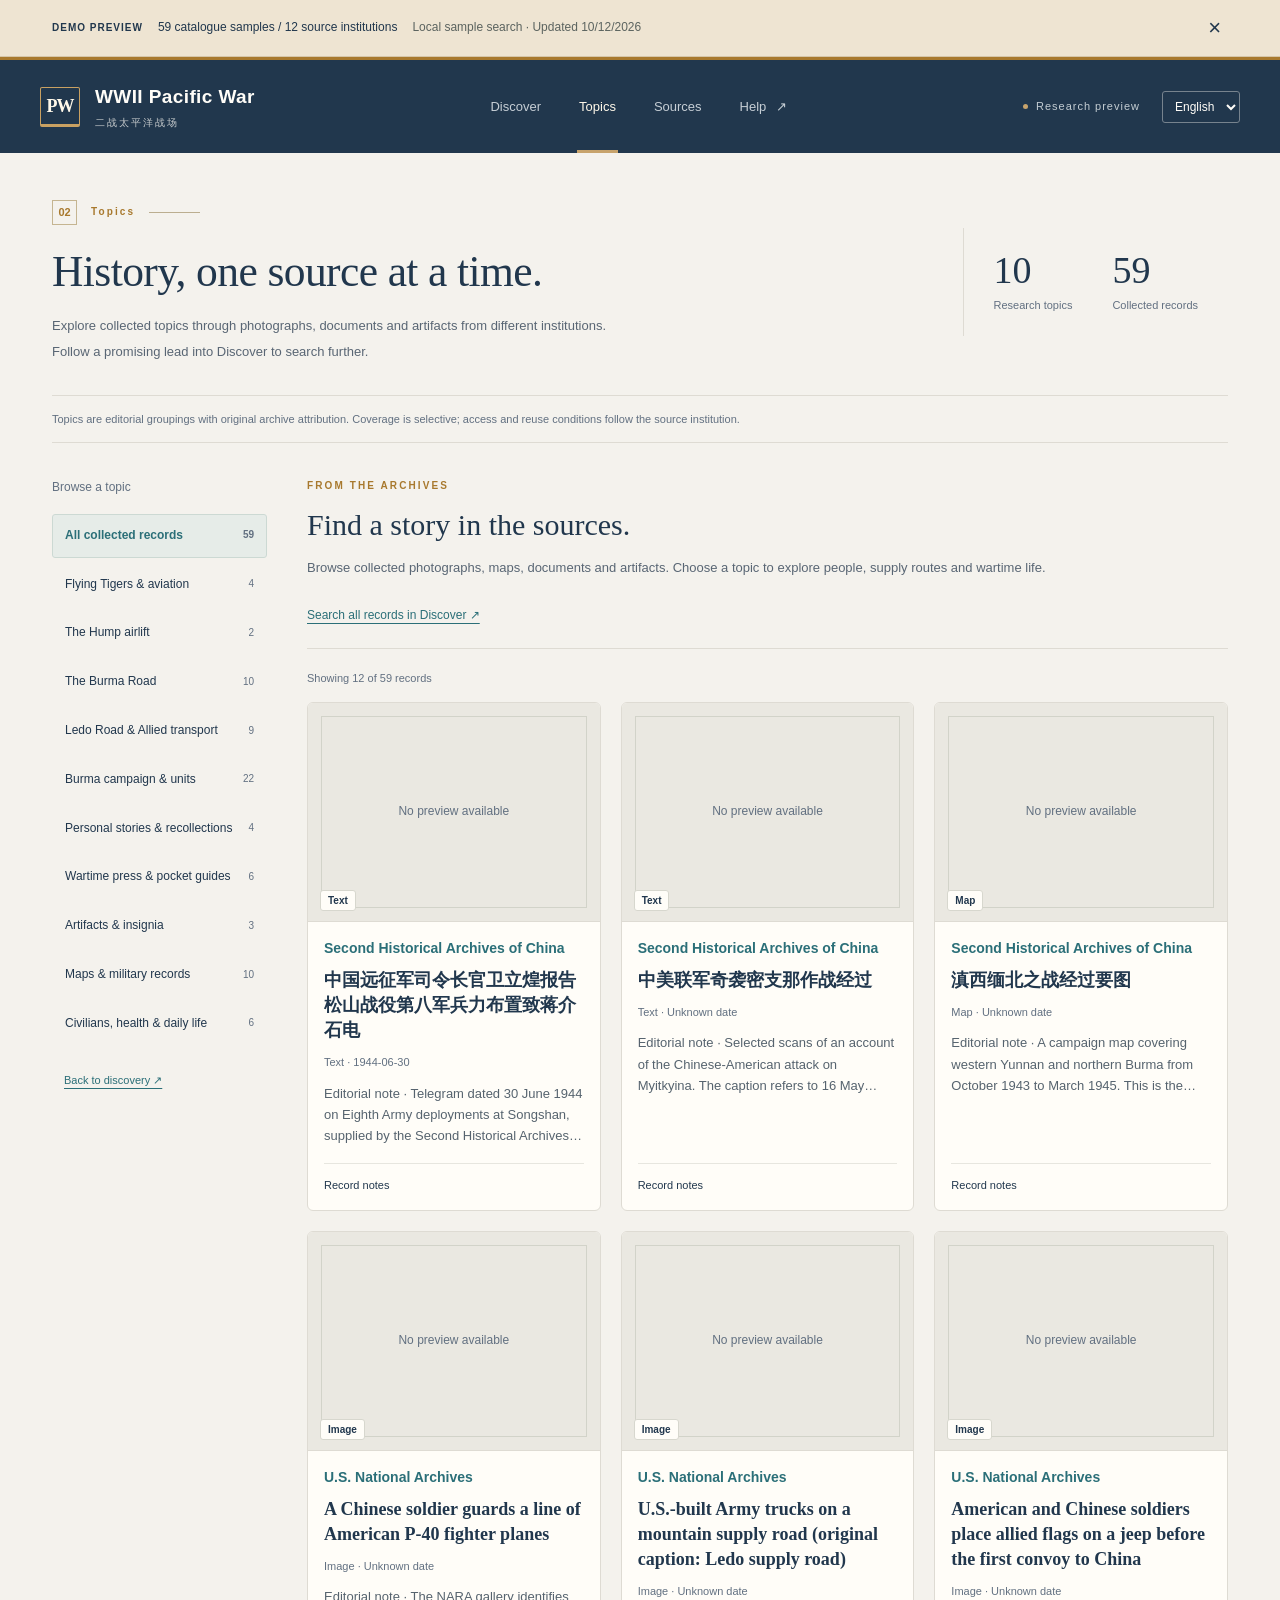
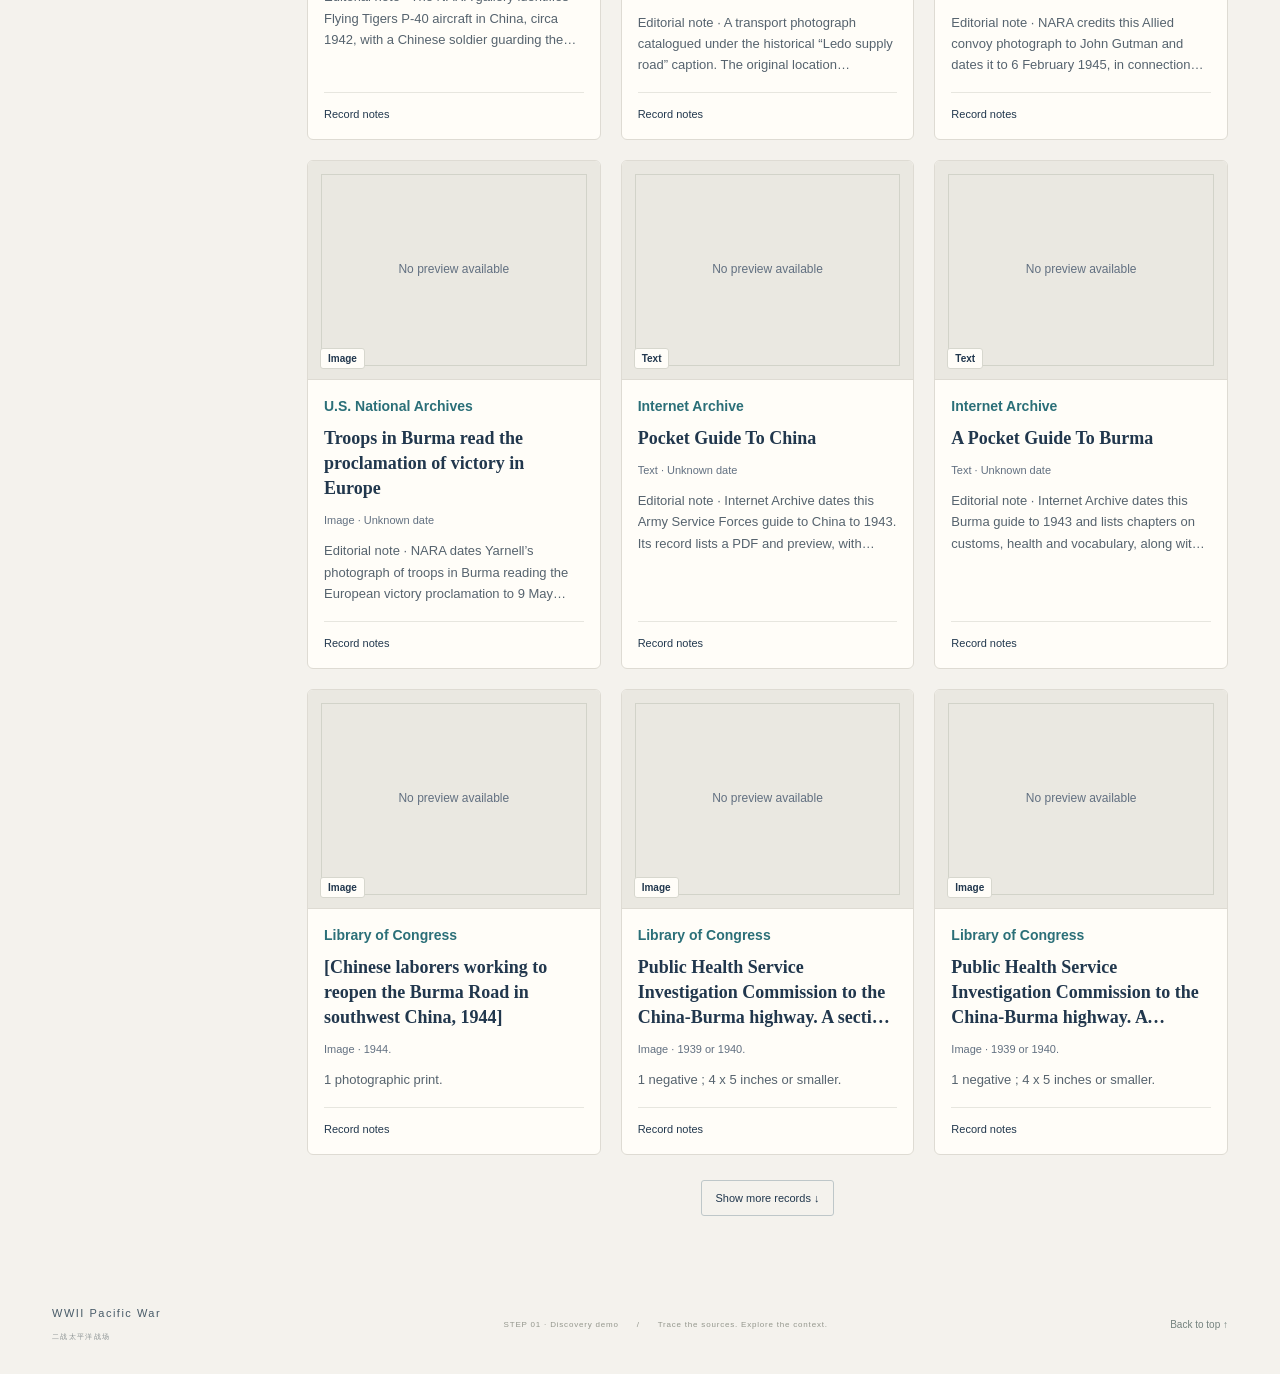
<file: step1/site/cbi-demo.html>
<!doctype html>
<html lang="zh-CN"><head><meta charset="utf-8"><meta name="viewport" content="width=device-width, initial-scale=1"><title>专题浏览 · WWII Pacific War</title><script src="legacy-topics.js" defer></script></head><body><p><a href="topics.html">进入专题浏览 / Browse topics →</a></p></body></html>
</file>
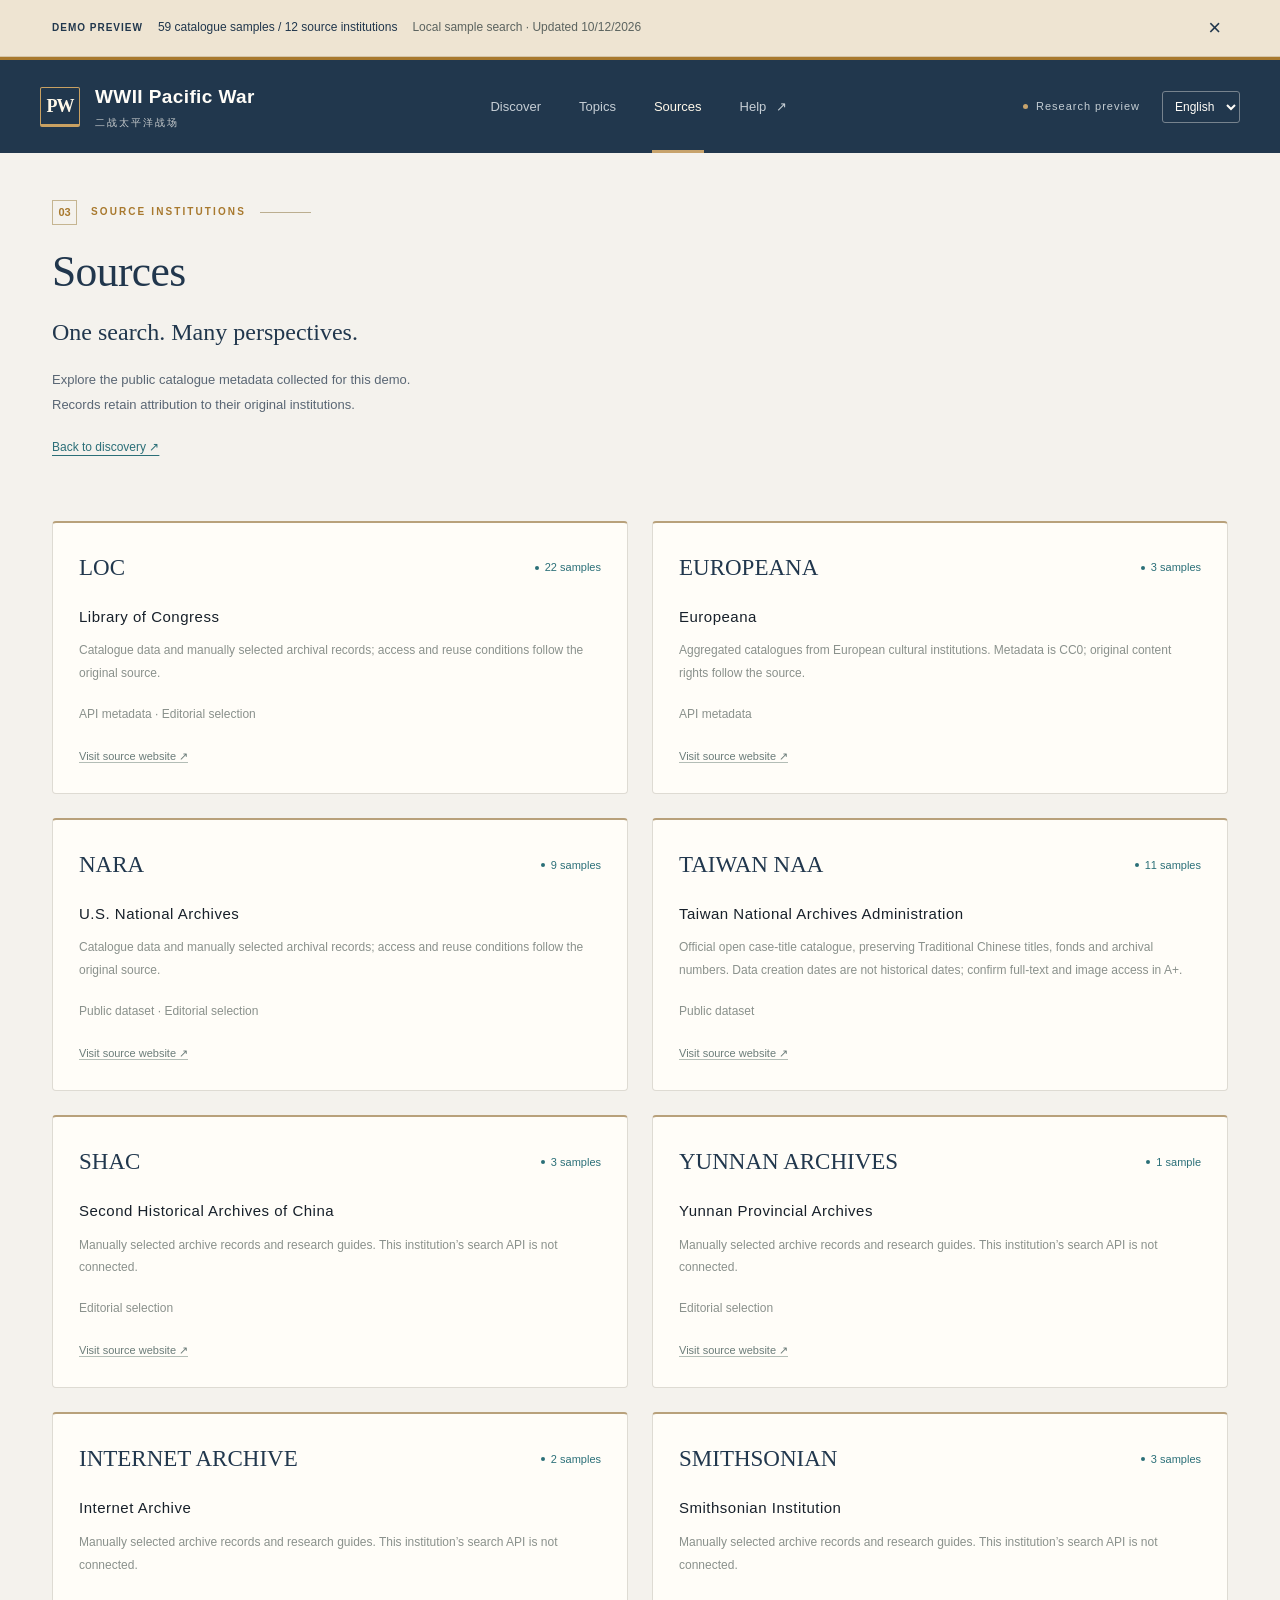
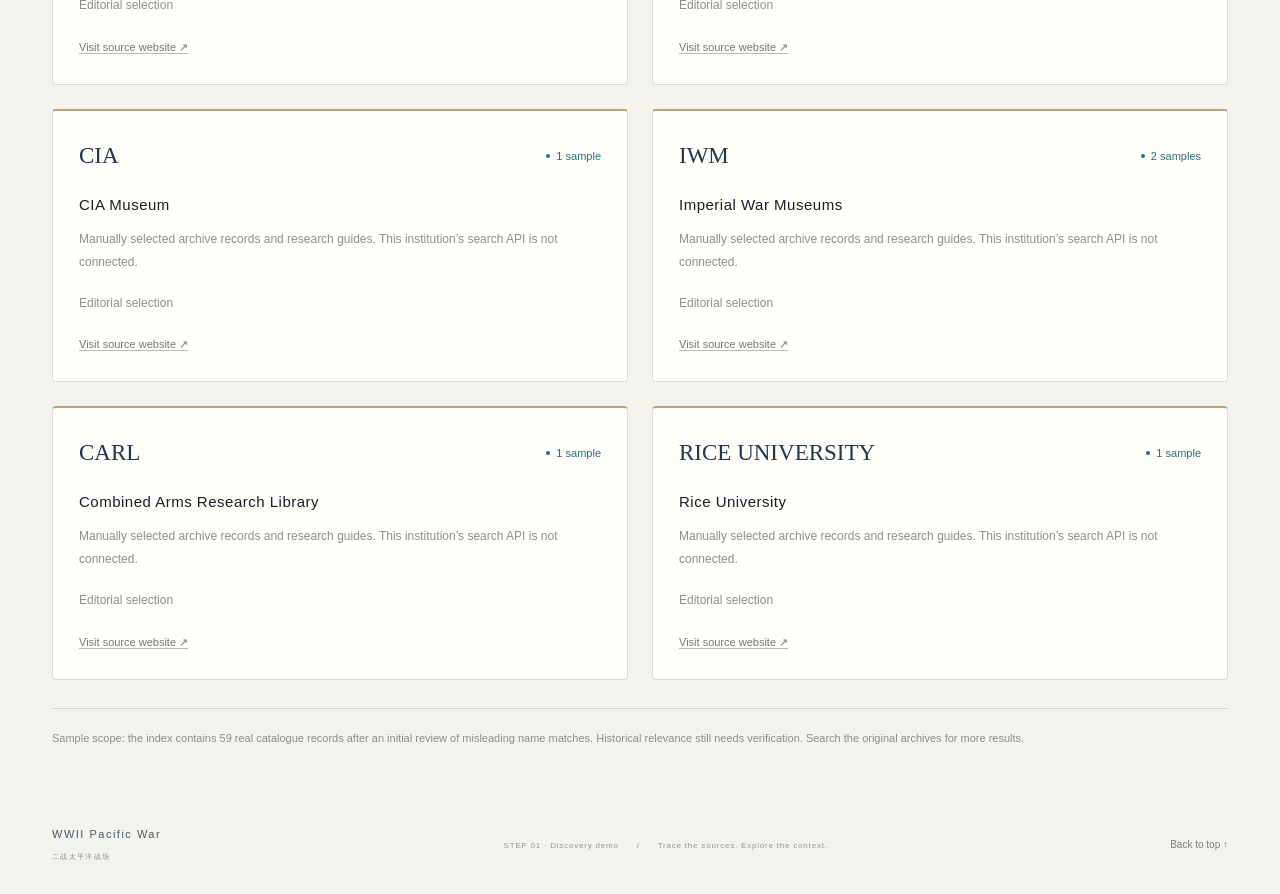
<file: step1/site/sources.html>
<!doctype html>
<html lang="en">
<head>
  <meta charset="utf-8">
  <meta name="viewport" content="width=device-width, initial-scale=1">
  <meta name="color-scheme" content="light">
  <meta name="description" content="WWII Pacific War: Explore the institutions, coverage and provenance of the catalogue samples.">
  <meta name="referrer" content="no-referrer">
  <title>Sources · WWII Pacific War</title>
  <link rel="icon" href="icon.svg" type="image/svg+xml">
  <link rel="stylesheet" href="styles.css">
  <script type="module" src="sources.js"></script>
</head>
<body class="sources-page">
  <a class="skip-link" href="#page-title">Skip to sources</a>
  <header class="masthead">
    <div class="header-inner">
      <a class="brand" href="./" data-page-link="./" aria-label="WWII Pacific War home">
        <span class="brand-mark" aria-hidden="true">PW</span>
        <span><strong>WWII Pacific War</strong><small>二战太平洋战场</small></span>
      </a>
      <nav aria-label="Main navigation">
        <a href="./" data-page-link="./">Discover</a>
        <a href="topics.html" data-page-link="topics.html">Topics</a>
        <a class="nav-active" href="sources.html" data-i18n="数据来源" data-page-link="sources.html" aria-current="page">Sources</a>
        <button type="button" id="help-button">Help <span aria-hidden="true">↗</span></button>
      </nav>
      <div class="header-tools"><span class="edition"><span aria-hidden="true"></span>Research preview</span><label class="language-control"><span class="sr-only">Interface language</span><select id="language" aria-label="Interface language"><option value="en" lang="en">English</option><option value="zh-CN" lang="zh-CN">中文</option></select></label></div>
    </div>
  </header>
  <main>
    <section class="intro wrap" aria-labelledby="page-title">
      <p class="eyebrow"><span class="section-number">03</span> SOURCE INSTITUTIONS <span class="eyebrow-line"></span></p>
      <h1 data-i18n="数据来源" id="page-title" tabindex="-1">Sources</h1>
      <p class="sources-tagline">One search. Many perspectives.</p>
      <p class="intro-description">Explore the public catalogue metadata collected for this demo.<br>Records retain attribution to their original institutions.</p>
      <a class="sources-back" href="./" data-page-link="./">Back to discovery ↗</a>
    </section>
    <section class="sources-content wrap" aria-label="Sources">
      <div id="sources-loading" class="loading-state" role="status"><span class="loading-line" aria-hidden="true"></span><p>Loading sources</p></div>
      <div id="source-cards" class="source-cards" aria-busy="true"></div>
      <div id="error-state" class="empty-state" role="alert" hidden><h2>Catalogue samples could not be loaded</h2><p>Check your connection and try again.</p><button type="button" class="secondary-button" id="retry-button">Try again</button></div>
      <p id="scope-note" class="scope-note" hidden></p>
    </section>
  </main>
  <footer class="wrap footer"><div><strong>WWII Pacific War</strong><span>二战太平洋战场</span></div><p>STEP 01 · Discovery demo <span aria-hidden="true">/</span> Trace the sources. Explore the context.</p><a href="#page-title">Back to top ↑</a></footer>
  <dialog id="help-dialog" aria-labelledby="help-title"><div class="dialog-top"><span>RESEARCH GUIDE <span class="dialog-divider">/</span> Help</span><button type="button" class="icon-button" id="close-help" aria-label="Close help">×</button></div><div class="detail-content help-content"><p class="eyebrow">FROM KEYWORDS TO ORIGINAL SOURCES</p><h2 id="help-title">How to use WWII Pacific War</h2><ol><li><strong>Enter a clue</strong><p>Search for titles, places or people. Preset topics expand to Chinese, English and Japanese terms, shown above the results.</p></li><li><strong>Narrow your search</strong><p>Combine sources, material types, catalogue dates and access filters. Date filters use catalogue metadata, not inferred battle dates.</p></li><li><strong>Check the original source</strong><p>Select a title or preview to open the original source in a new tab. Use Record notes to inspect metadata, provenance and retrieval information.</p></li></ol><div class="detail-note">Search covers imported local samples, not live searches of entire collections. A keyword match does not establish historical relevance, and a catalogue record does not guarantee online full text.</div></div></dialog>
  <noscript><div class="noscript-note">Enable JavaScript to view catalogue sources. / 请启用 JavaScript 以查看目录来源。</div></noscript>
</body>
</html>
</file>
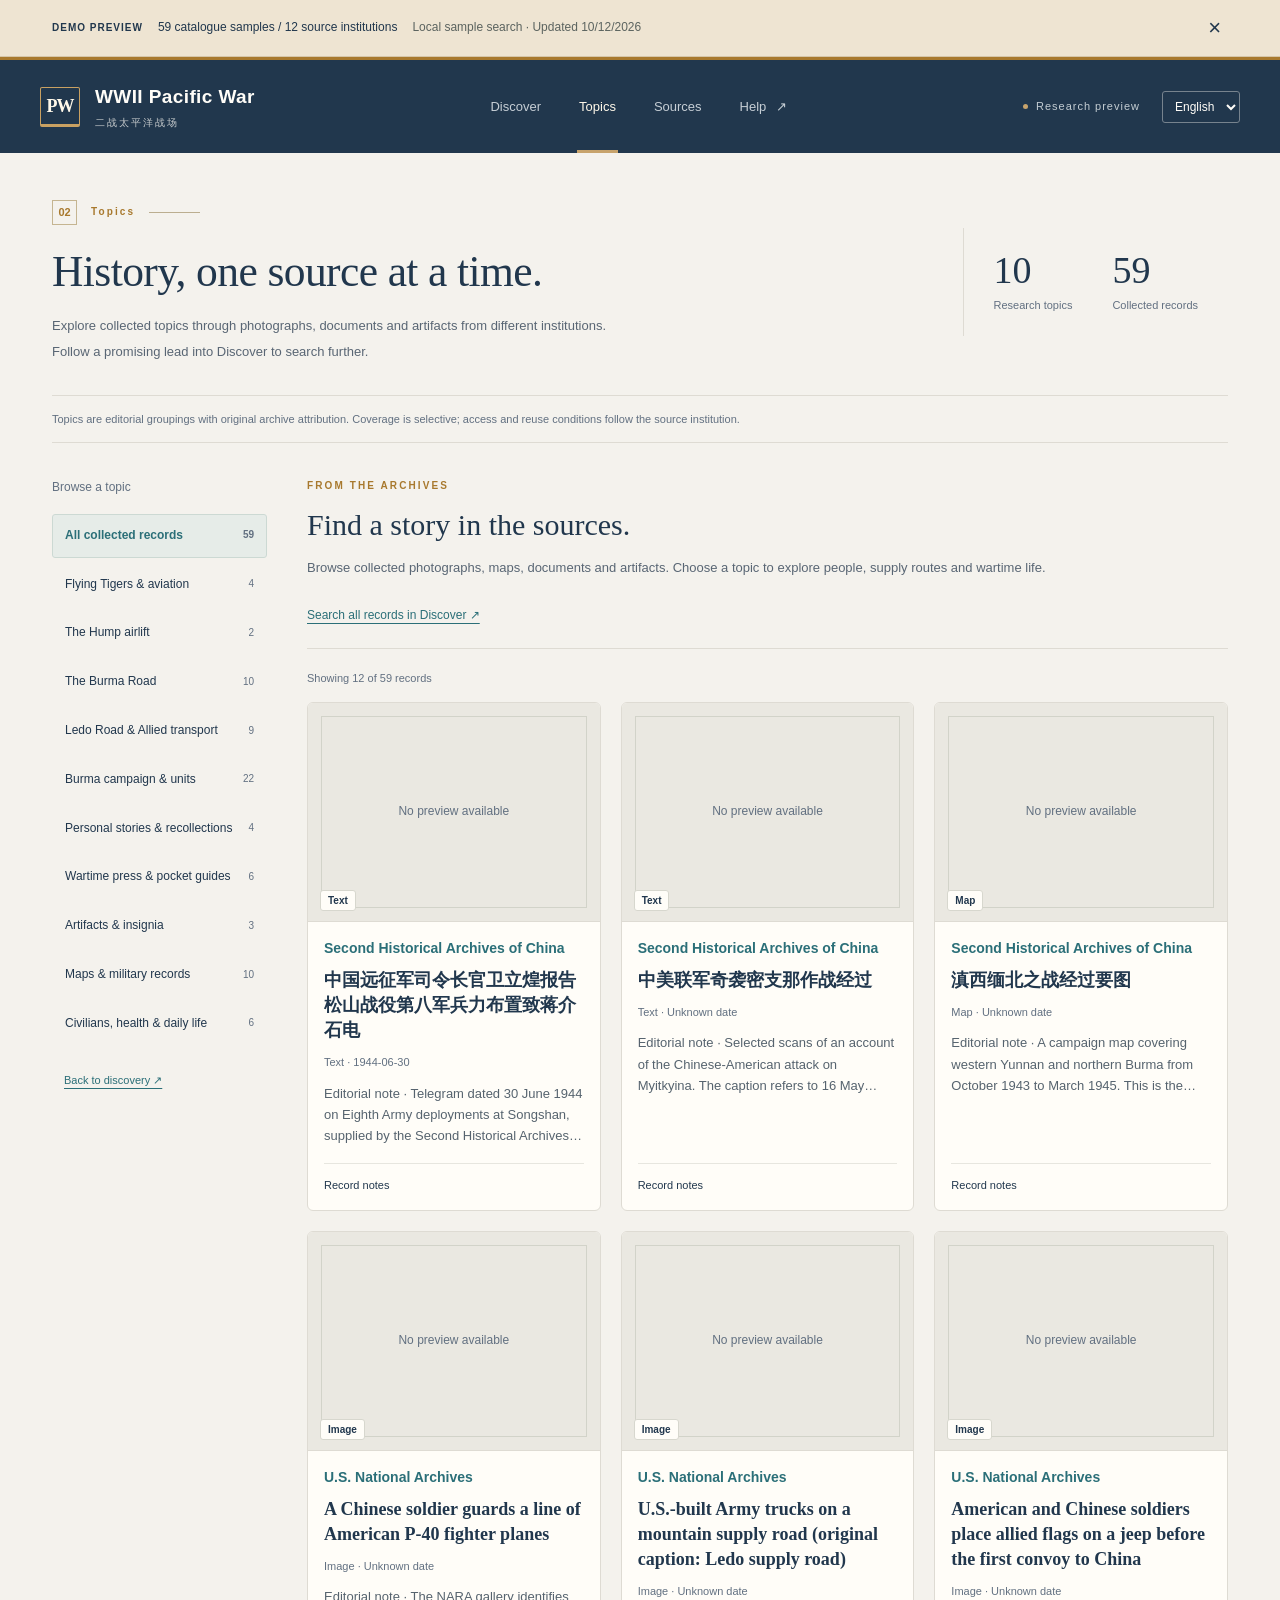
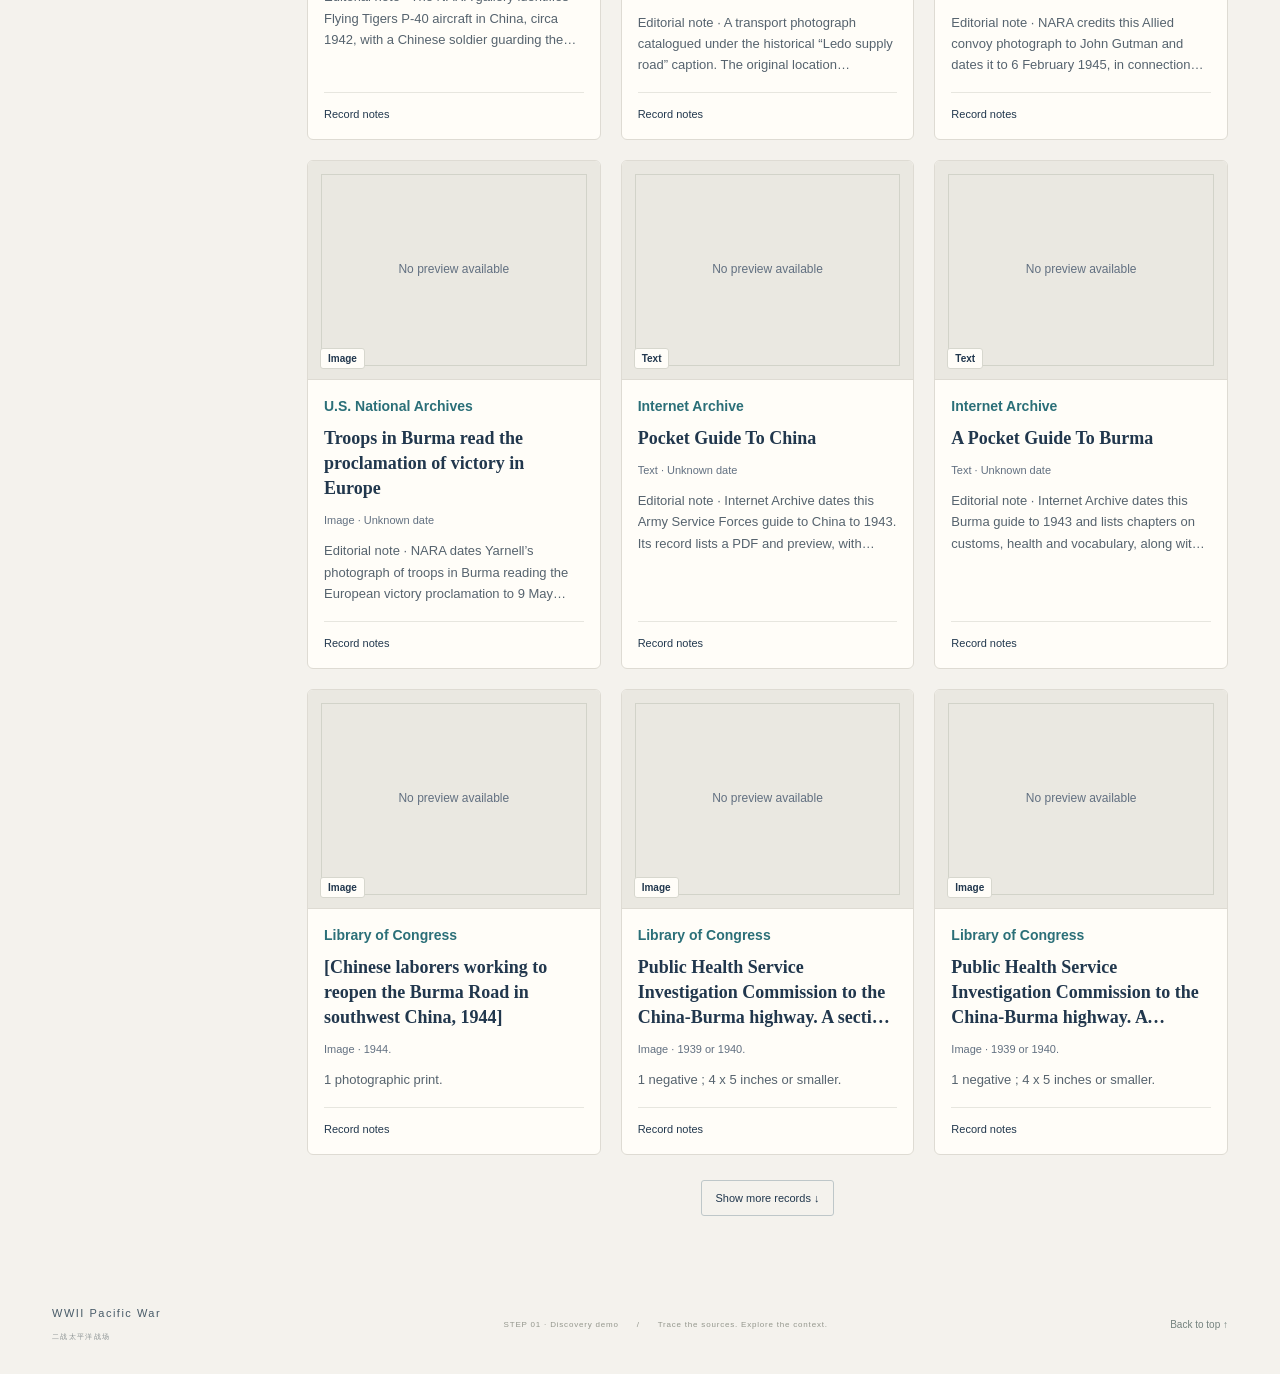
<file: step1/site/topics.html>
<!doctype html>
<html lang="en"><head><meta charset="utf-8"><meta name="viewport" content="width=device-width, initial-scale=1"><meta name="referrer" content="no-referrer"><meta name="description" content="WWII Pacific War: Browse collected archival topics through photographs, maps and documents, with links to original sources."><title>Topics · WWII Pacific War</title><link rel="icon" href="icon.svg" type="image/svg+xml"><link rel="stylesheet" href="styles.css"><link rel="stylesheet" href="topics.css"><script type="module" src="topics.js"></script></head>
<body class="topics-page"><a class="skip-link" href="#browse-title">Skip to topic records</a>
  <header class="masthead">
    <div class="header-inner">
      <a class="brand" href="./" data-page-link="./" aria-label="WWII Pacific War home">
        <span class="brand-mark" aria-hidden="true">PW</span>
        <span><strong>WWII Pacific War</strong><small>二战太平洋战场</small></span>
      </a>
      <nav aria-label="Main navigation">
        <a href="./" data-page-link="./">Discover</a>
        <a class="nav-active" href="topics.html" data-page-link="topics.html" aria-current="page">Topics</a>
        <a href="sources.html" data-i18n="数据来源" data-page-link="sources.html">Sources</a>
        <button type="button" id="help-button">Help <span aria-hidden="true">↗</span></button>
      </nav>
      <div class="header-tools"><span class="edition"><span aria-hidden="true"></span>Research preview</span><label class="language-control"><span class="sr-only">Interface language</span><select id="language" aria-label="Interface language"><option value="en" lang="en">English</option><option value="zh-CN" lang="zh-CN">中文</option></select></label></div>
    </div>
  </header>
  <main>
    <section class="intro wrap topics-intro" aria-labelledby="page-title">
      <div><p class="eyebrow"><span class="section-number">02</span> Topics <span class="eyebrow-line"></span></p><h1 id="page-title">History, one source at a time.</h1><p class="intro-description">Explore collected topics through photographs, documents and artifacts from different institutions.<br>Follow a promising lead into Discover to search further.</p></div>
      <div class="topics-tally"><div><strong id="topic-count">—</strong><span>Research topics</span></div><div><strong id="browse-count">—</strong><span>Collected records</span></div></div>
    </section>
    <div class="wrap"><p class="topics-scope">Topics are editorial groupings with original archive attribution. Coverage is selective; access and reuse conditions follow the source institution.</p></div>
    <div id="browse-loading" class="wrap loading-state" role="status">Loading sources</div>
    <div id="browse-error" class="wrap empty-state" role="alert" hidden><h2>Catalogue samples could not be loaded</h2><p>Check your connection and try again.</p><button type="button" id="retry-button" class="secondary-button">Try again</button></div>
    <section class="wrap browse-layout" id="browse-layout" hidden>
      <aside class="topic-sidebar" aria-labelledby="topic-menu-title"><h2 id="topic-menu-title">Browse a topic</h2><div id="topic-menu" class="topic-menu"></div><a class="topics-return" href="./" data-page-link="./">Back to discovery ↗</a></aside>
      <div class="browse-content"><div class="browse-heading"><p class="eyebrow">FROM THE ARCHIVES</p><h2 id="browse-title" tabindex="-1"></h2><p id="browse-description"></p><div id="topic-keywords" class="topic-keywords" aria-label="Topic keywords"></div><a id="topic-search" class="topics-search-link" href="./">Search all records in Discover ↗</a></div>
      <p id="browse-announcement" class="browse-announcement" role="status" aria-live="polite"></p><div id="topic-records" class="results-list" aria-busy="true"></div><p id="browse-empty" hidden>No records are available in this topic yet.</p><button type="button" id="topic-more" class="secondary-button" hidden>Show more records ↓</button></div>
    </section>
  </main>
  <footer class="wrap footer"><div><strong>WWII Pacific War</strong><span>二战太平洋战场</span></div><p>STEP 01 · Discovery demo <span aria-hidden="true">/</span> Trace the sources. Explore the context.</p><a href="#page-title">Back to top ↑</a></footer>
  <dialog id="help-dialog" aria-labelledby="help-title"><div class="dialog-top"><span>RESEARCH GUIDE <span class="dialog-divider">/</span> Help</span><button type="button" class="icon-button" id="close-help" aria-label="Close help">×</button></div><div class="detail-content help-content"><p class="eyebrow">FROM KEYWORDS TO ORIGINAL SOURCES</p><h2 id="help-title">How to use WWII Pacific War</h2><ol><li><strong>Enter a clue</strong><p>Search for titles, places or people. Preset topics expand to Chinese, English and Japanese terms, shown above the results.</p></li><li><strong>Narrow your search</strong><p>Combine sources, material types, catalogue dates and access filters. Date filters use catalogue metadata, not inferred battle dates.</p></li><li><strong>Check the original source</strong><p>Select a title or preview to open the original source in a new tab. Use Record notes to inspect metadata, provenance and retrieval information.</p></li></ol><div class="detail-note">Search covers imported local samples, not live searches of entire collections. A keyword match does not establish historical relevance, and a catalogue record does not guarantee online full text.</div></div></dialog>
<noscript><p class="noscript-note">Enable JavaScript to browse topics. / 请启用 JavaScript 以浏览专题。</p></noscript></body></html>
</file>
<file: step1/site/styles.css>
:root{--paper:#f4f2ed;--surface:#fffdf8;--ink:#17202a;--muted:#627081;--navy:#21374d;--navy-deep:#192c3d;--brass:#a8792e;--teal:#2b6f78;--line:#d8dee5;--warm-line:#dedbd3;--soft:#eae7df;--serif:"Iowan Old Style","Palatino Linotype","Noto Serif SC","Songti SC",Georgia,serif;--sans:"Avenir Next","Segoe UI","PingFang SC","Noto Sans SC",sans-serif}
*{box-sizing:border-box}html{scroll-behavior:smooth;scroll-padding-top:30px}body{margin:0;background:var(--paper);color:var(--ink);font:14px/1.65 var(--sans);-webkit-font-smoothing:antialiased}button,input,select{font:inherit}button,a,input,select{-webkit-tap-highlight-color:transparent}button{cursor:pointer}a{color:inherit}button:disabled{cursor:wait;opacity:.6}button{border:0}a,button,input,select{outline-offset:4px}a:focus-visible,button:focus-visible,input:focus-visible,select:focus-visible{outline:2px solid var(--teal)}[hidden]{display:none!important}.wrap{width:min(1200px,calc(100% - 104px));margin-inline:auto}.sr-only{position:absolute;width:1px;height:1px;padding:0;margin:-1px;overflow:hidden;clip:rect(0,0,0,0);white-space:nowrap;border:0}.skip-link{position:fixed;top:-80px;left:20px;z-index:100;padding:12px;background:var(--surface)}.skip-link:focus{top:10px}
.masthead{background:var(--navy);color:var(--surface);border-top:3px solid var(--brass)}.header-inner{min-height:93px;width:min(1360px,calc(100% - 80px));margin:auto;display:flex;align-items:center;justify-content:space-between;gap:40px}.brand{display:flex;align-items:center;gap:15px;text-decoration:none;flex-shrink:0}.brand strong{font-size:19px;letter-spacing:.4px;font-weight:600;display:block}.brand small{font-size:10px;letter-spacing:2px;display:block;opacity:.75;margin-top:3px}.brand-mark{width:40px;height:40px;display:grid;place-items:center;flex-shrink:0;border:1px solid #c9a162;border-bottom:3px solid #c9a162;border-radius:2px;font:600 18px/1 var(--serif);letter-spacing:-1px;color:#fff8e9}nav{display:flex;gap:34px;height:93px;align-items:center}nav a,nav button{background:none;text-decoration:none;color:#c6ced5;height:100%;display:flex;align-items:center;gap:10px;font-size:13px;position:relative;padding:0 2px}nav a:hover,nav button:hover{color:white}nav .nav-active{color:#fff8e9}nav .nav-active:after{position:absolute;bottom:0;left:0;right:0;height:3px;background:#c7a36c;content:""}.edition{font-size:11px;color:#c4cdd3;letter-spacing:1px;display:flex;align-items:center;gap:8px}.edition>span{width:5px;height:5px;border-radius:50%;background:#c7a36c}
.intro{padding-top:47px;padding-bottom:31px}.intro-top{display:grid;grid-template-columns:1fr 290px;gap:64px;align-items:center}.eyebrow{color:var(--brass);font-size:10px;font-weight:600;letter-spacing:2.1px;margin:0 0 20px;display:flex;align-items:center;gap:14px}.section-number{font-size:11px;letter-spacing:0;border:1px solid #c5b591;width:25px;height:25px;display:grid;place-items:center}.eyebrow-line{width:51px;height:1px;background:#bbae90}h1{font-family:var(--serif);font-weight:500;font-size:48px;line-height:1.35;letter-spacing:2px;color:var(--navy);margin:0 0 16px}.intro-description{color:#596674;font-size:13px;line-height:1.95;margin:0}.archive-note{border:1px solid #c8c4b9;padding:22px 24px;background:linear-gradient(120deg,rgba(255,255,255,.34),rgba(234,231,223,.3));position:relative;transform:rotate(1.4deg);margin-top:7px}.archive-note:after{content:"";position:absolute;inset:5px;border:1px solid #ded9cf;pointer-events:none}.note-top,.note-bottom{display:flex;justify-content:space-between;gap:16px;color:#7c7669;font-size:8px;letter-spacing:1.4px}.note-title{font-family:var(--serif);font-size:21px;color:var(--navy);text-align:center;letter-spacing:2px;margin-top:32px}.note-english{text-align:center;font-size:8px;letter-spacing:2px;color:var(--muted);margin-top:8px}.note-rule{display:flex;justify-content:space-between;align-items:center;margin:22px 10px 25px;height:1px;background:#b9ae93}.note-rule span{width:5px;height:5px;border-radius:50%;background:var(--paper);border:1px solid #a68b5f}.note-bottom{letter-spacing:.8px;font-size:9px}
.search-form{display:flex;align-items:center;background:var(--surface);border:1px solid #b8bfc3;box-shadow:0 4px 10px #21374d05;margin-top:31px;min-height:66px;position:relative}.search-form:focus-within{border-color:var(--teal);box-shadow:0 0 0 2px #2b6f781a}.search-icon{width:60px;display:grid;place-items:center;color:var(--navy);flex-shrink:0}.search-icon svg{width:21px;fill:none;stroke:currentColor;stroke-width:1.5}.search-form input{min-width:0;flex:1;border:none;background:none;outline:none!important;height:64px;font-size:15px;color:var(--navy);padding:0 12px 0 0}.search-form input::placeholder{color:#8c9399;font-size:13px}.primary-button{background:var(--navy);color:white;align-self:stretch;min-width:152px;display:flex;justify-content:center;gap:24px;align-items:center;font-size:13px;letter-spacing:1px}.primary-button:hover{background:#2b4a62}.primary-button>span{font-size:20px;font-weight:300}.search-suggestions{display:flex;align-items:center;gap:17px;flex-wrap:wrap;margin-top:17px;font-size:11px}.search-suggestions>span{color:#83877e;margin-right:3px}.search-suggestions button{padding:1px 0;background:none;color:#5d665f;border-bottom:1px solid #c4c7be}.search-suggestions button:hover{color:var(--navy);border-color:var(--brass)}
.discovery-layout{display:grid;grid-template-columns:216px minmax(0,1fr);gap:48px;padding-top:38px;padding-bottom:57px;align-items:start}.filter-heading{display:flex;justify-content:space-between;align-items:center;margin:5px 0 27px}.filter-heading h2{font-size:15px;letter-spacing:1px;font-weight:600;margin:0}.filter-heading button{font-size:11px;color:var(--muted);background:none;padding:3px 0}.filter-heading button:hover{color:var(--navy);text-decoration:underline}fieldset{border:0;padding:0 0 24px;margin:0 0 21px;border-bottom:1px solid var(--warm-line);min-width:0}legend{font-size:11px;letter-spacing:1px;color:#646f7a;font-weight:600;padding:0 0 12px}.checkbox-list{display:grid;gap:10px}.check-row{display:flex;align-items:center;gap:9px;font-size:12px;cursor:pointer;line-height:1.55;margin:0 0 9px}.checkbox-list .check-row{margin:0}.check-row input{accent-color:var(--navy);width:14px;height:14px;flex-shrink:0;margin:0}.check-row>span:not(.facet-count){flex:1}.facet-count{font-size:10px;color:#84909a;font-variant-numeric:tabular-nums}.year-range{display:flex;align-items:center;gap:8px;color:#9a9d9b}.year-range label{min-width:0;flex:1}.year-range input{width:100%;border:1px solid #cbd0d2;background:#faf9f5;border-radius:3px;padding:8px 5px 8px 10px;font-size:11px;color:var(--navy);appearance:textfield}.year-range input::-webkit-inner-spin-button{appearance:none}.filter-hint{font-size:10px;color:#8a8e8d;line-height:1.8;margin:9px 0 0}.unknown-date{margin-top:13px;font-size:11px;color:#63717a}.field-error{color:#a24233;font-size:11px;margin:7px 0}.filter-footnote{display:flex;gap:11px;align-items:start;color:#7a827e;font-size:10px;line-height:1.9}.filter-footnote>span{font-size:23px;color:#a59476}.filter-footnote p{margin:0}.mobile-filter-button{display:none}.results-toolbar{display:flex;justify-content:space-between;align-items:end;gap:20px;margin-bottom:17px}.small-label{font-size:8px;letter-spacing:2.2px;color:var(--brass);margin:0 0 4px}.results-toolbar h2{font-size:23px;font-family:var(--serif);font-weight:500;letter-spacing:.7px;color:var(--navy);margin:0}.results-toolbar h2 span{font-size:12px;background:#e6e9e6;color:#4d6263;border-radius:3px;padding:2px 7px;margin-left:9px;font-family:var(--sans);vertical-align:middle;letter-spacing:0}.sort-control{display:flex;align-items:center;gap:9px;color:#7f8587;font-size:10px;white-space:nowrap;padding-bottom:3px}.sort-control select{background:transparent;border:0;color:#4d5c6a;font-size:11px;max-width:175px;padding:3px 0}.results-context{margin:0 0 17px;font-size:10px;color:#878d8e}.expansion-note{background:#e8eeeb;color:#486763;padding:9px 12px;font-size:11px;border-left:2px solid #69897c;margin:2px 0 13px;overflow-wrap:anywhere}.active-filters{display:flex;gap:7px;flex-wrap:wrap;margin:0}.active-filters:not(:empty){margin-bottom:13px}.filter-chip{display:flex;align-items:center;gap:8px;background:#e6e9e6;color:#4c6766;border:1px solid #d3ded7;font-size:10px;padding:3px 8px;border-radius:3px}.filter-chip:hover{border-color:var(--teal)}
/* Preview-led result cards keep titles and descriptions visible across sources. */
.results-list{display:grid;grid-template-columns:repeat(3,minmax(0,1fr));gap:20px;align-items:stretch}
.results-list>.loading-state{grid-column:1/-1}
.record-card{display:flex;flex-direction:column;min-width:0;border:1px solid var(--warm-line);background:var(--surface);border-radius:6px;transition:border-color .15s,box-shadow .15s}
.record-card:hover,.record-card:focus-within{border-color:#a5b4b5;box-shadow:0 4px 16px #21374d0b}
.record-preview{position:relative;display:block;width:100%;aspect-ratio:4/3;padding:0;background:#eae8e1;border-radius:5px 5px 0 0;border-bottom:1px solid var(--warm-line);overflow:hidden;color:var(--navy)}
.record-preview:focus-visible{outline-offset:-4px;outline-width:3px}
.record-thumbnail{position:absolute;inset:0;width:100%;height:100%;object-fit:contain;padding:14px 14px 30px;opacity:0}
.record-thumbnail.is-loaded{opacity:1}
.record-visual{position:absolute;inset:0;display:flex;flex-direction:column;align-items:center;justify-content:center;gap:14px;background:#edeae2;color:#738078;padding:28px 14px 36px}
.record-visual:before{content:"";position:absolute;inset:13px;border:1px solid #d2d3c9;pointer-events:none}
.record-visual.photo{background:#e6eae6;color:#63847c}
.record-visual.sound{background:#eee7da;color:#8c7855}
.record-visual.map{background:#e9ebdf;color:#7a855c}
.record-visual svg{width:44px;height:44px;fill:none;stroke:currentColor}
.preview-caption{font-size:12px;letter-spacing:.2px;color:#56636e}
.preview-type{position:absolute;z-index:1;bottom:10px;left:12px;border:1px solid #d7d7ce;border-radius:3px;background:var(--surface);color:var(--navy);font-size:10px;font-weight:600;padding:2px 7px;line-height:1.5;pointer-events:none}
.record-content{display:flex;flex-direction:column;flex:1;min-width:0;padding:16px}
.record-top{display:flex;justify-content:space-between;align-items:start;gap:10px;font-size:10px;margin-bottom:9px}
.record-source{color:var(--teal);font-weight:600;line-height:1.5}
.record-number{color:#95968e;font-variant-numeric:tabular-nums;letter-spacing:.5px;flex-shrink:0}
.record-title{font:600 18px/1.4 var(--serif);color:var(--navy);margin:0 0 10px;overflow-wrap:anywhere}
.record-title a,.record-title>span{color:inherit;background:none;text-align:left;padding:0;font:inherit;line-height:inherit;text-decoration:none;display:-webkit-box;-webkit-line-clamp:3;-webkit-box-orient:vertical;overflow:hidden;width:100%}
.record-title a:hover{text-decoration:underline;text-decoration-color:var(--brass);text-underline-offset:3px}
.record-meta{display:flex;flex-wrap:wrap;gap:6px;align-items:center;color:var(--muted);font-size:11px}
.record-meta .meta-dot{opacity:.6}
.record-description{font-size:13px;color:#56636e;line-height:1.65;margin:11px 0 16px;display:-webkit-box;-webkit-line-clamp:3;-webkit-box-orient:vertical;overflow:hidden;overflow-wrap:anywhere}
.record-bottom{display:flex;flex-wrap:wrap;justify-content:space-between;align-items:center;gap:8px 10px;margin-top:auto;border-top:1px solid #e7e6df;padding-top:12px;font-size:10px}
.access-badge{display:flex;align-items:center;gap:5px;color:#6b746f}
.access-badge:before{width:4px;height:4px;border-radius:50%;background:#929e94;content:"";flex-shrink:0}
.access-badge.online{color:var(--teal)}
.access-badge.online:before{background:var(--teal)}
.record-link{background:none;padding:0;color:var(--navy);text-decoration:none;font-size:11px;white-space:nowrap}
.record-link:hover{text-decoration:underline;text-underline-offset:3px}
@media(max-width:1100px){.results-list{grid-template-columns:repeat(2,minmax(0,1fr));gap:16px}}
@media(max-width:540px){.results-list{grid-template-columns:1fr}.record-preview{aspect-ratio:16/10}.record-content{padding:18px}.record-title{font-size:20px}}
.results-bottom{display:flex;align-items:center;justify-content:space-between;gap:14px;margin-top:24px;color:#88928f;font-size:10px}.index-end{font-size:7px;letter-spacing:1.5px;color:#a2a69d}.secondary-button{border:1px solid #bec7c9;background:transparent;color:var(--navy);padding:8px 14px;font-size:11px;border-radius:3px}.secondary-button:hover{background:#e9ede8}.secondary-button span{margin-left:13px}.empty-state{text-align:center;padding:60px 16px;background:#eeede7;border:1px dashed #c5cac4;border-radius:4px}.empty-state h3{color:var(--navy);font-weight:500;font-size:18px;margin:10px 0}.empty-state p{font-size:12px;color:#7b8487;margin:0 0 22px;line-height:1.9}.empty-icon{font-size:48px;color:#aeb7ac}.loading-state{padding:70px 20px;text-align:center;color:#8b9292;font-size:12px;border:1px solid var(--warm-line)}.loading-line{display:block;width:80px;height:2px;background:var(--brass);margin:0 auto 15px;animation:breathe 1.2s infinite alternate}@keyframes breathe{to{opacity:.3;width:30px}}
.sources-section{background:#eceae3;border-block:1px solid var(--warm-line);padding:38px 0 29px}.sources-title{display:flex;align-items:center;justify-content:space-between;gap:30px}.sources-title .eyebrow{font-size:8px;margin-bottom:7px}.sources-title h2{font-family:var(--serif);font-size:25px;font-weight:500;letter-spacing:1px;color:var(--navy);margin:0}.sources-title>p{font-size:10px;color:#899087;line-height:1.9;margin:0}.source-cards{display:grid;grid-template-columns:repeat(4,minmax(0,1fr));gap:24px;margin-top:25px}.source-card{padding:19px 0;border-top:1px solid #bdc6c2}.source-card-heading{display:flex;align-items:center;justify-content:space-between;gap:12px}.source-abbr{font-family:var(--serif);font-size:23px;font-weight:500;color:var(--navy)}.source-state{font-size:9px;color:var(--teal);display:flex;align-items:center;gap:6px}.source-state:before{content:"";width:4px;height:4px;border-radius:50%;background:var(--teal)}.source-state.unavailable{color:#927751}.source-state.unavailable:before{background:#927751}.source-card h3{font-size:11px;font-weight:500;letter-spacing:.5px;margin:11px 0 5px}.source-card p{color:#8a918c;font-size:10px;line-height:1.9;margin:0 0 9px}.source-card a{font-size:10px;color:#6b7c79;text-decoration:none;border-bottom:1px solid #b3bdb6}.scope-note{font-size:9px;color:#898f87;border-top:1px solid #d5d7cd;padding-top:14px;margin:4px 0 0;line-height:1.8}.footer{min-height:98px;display:flex;justify-content:space-between;gap:20px;align-items:center}.footer strong{font-size:11px;font-weight:500;letter-spacing:1.5px;color:#485b68;display:block}.footer>div>span{font-size:7px;letter-spacing:1.3px;color:#8b9293}.footer p{font-size:8px;color:#94978d;letter-spacing:.8px}.footer p>span{margin-inline:15px}.footer>a{font-size:10px;color:#74827e;text-decoration:none}
dialog{padding:0;border:1px solid #cbd0c9;border-radius:7px;width:min(740px,calc(100% - 32px));max-height:90dvh;background:var(--surface);color:var(--ink);box-shadow:0 20px 90px #14283940}dialog::backdrop{background:#1525369c;backdrop-filter:blur(3px)}.dialog-top{padding:13px 26px;display:flex;align-items:center;justify-content:space-between;gap:20px;border-bottom:1px solid var(--line);font-size:9px;letter-spacing:1px;color:#74838a;position:sticky;top:0;background:var(--surface);z-index:2}.dialog-divider{margin-inline:10px;color:#b6b3a7}.icon-button{font-size:28px;font-weight:300;line-height:1;color:#6a777a;background:none;width:35px;height:35px;padding:0;border-radius:3px}.icon-button:hover{background:var(--soft)}.detail-content{padding:29px 32px 32px}.detail-content .eyebrow{font-size:9px;margin-bottom:13px}.detail-content h2{font-family:var(--serif);font-size:28px;font-weight:500;line-height:1.45;color:var(--navy);margin:0 0 25px;overflow-wrap:anywhere}.detail-description{white-space:pre-wrap;overflow-wrap:anywhere;font-size:13px;color:#5a6974;line-height:1.9;margin-bottom:26px}.detail-grid{display:grid;grid-template-columns:1fr 1fr;gap:18px 24px;margin:0 0 24px}.detail-grid>div{border-top:1px solid var(--line);padding-top:10px;min-width:0}.detail-grid dt{font-size:10px;color:#909894;margin-bottom:6px}.detail-grid dd{margin:0;color:#4b5d69;font-size:12px;overflow-wrap:anywhere;white-space:pre-line}.detail-note{border-left:2px solid #b2a177;background:#efeee7;padding:12px 16px;color:#7a807b;font-size:11px;line-height:1.9;margin:20px 0}.detail-links{display:flex;gap:14px;align-items:center;margin-top:23px;flex-wrap:wrap}.detail-links .primary-button{padding:12px 22px;text-decoration:none;min-width:0;gap:24px;border-radius:3px}.detail-links .secondary-button{text-decoration:none;padding:12px 16px}.help-content ol{padding-left:23px}.help-content li{padding-left:7px;margin:20px 0;color:var(--brass)}.help-content li strong{color:var(--navy);font-weight:500;font-size:14px}.help-content li p{font-size:12px;color:#6e7a82}.noscript-note{padding:30px;text-align:center;background:#f5deaf;color:var(--ink)}
@media(min-width:1500px){.intro-top{grid-template-columns:1fr 320px}.archive-note{margin-right:18px}.intro{padding-top:55px;padding-bottom:34px}h1{font-size:53px}}
@media(max-width:1000px){.source-cards{grid-template-columns:repeat(2,minmax(0,1fr))}.wrap{width:calc(100% - 56px)}.header-inner{width:calc(100% - 48px);gap:22px}.edition{display:none}nav{gap:23px}.intro-top{grid-template-columns:1fr 235px;gap:30px}h1{font-size:42px}.archive-note{padding:19px 18px}.note-title{font-size:17px}.note-top{font-size:7px}.discovery-layout{grid-template-columns:190px minmax(0,1fr);gap:28px}.footer p{display:none}}
@media(max-width:700px){.wrap{width:calc(100% - 36px)}.header-inner{width:calc(100% - 36px);min-height:74px;gap:15px}.brand{gap:10px}.brand strong{font-size:15px;letter-spacing:.2px}.brand small{font-size:8px;letter-spacing:1.7px}.brand-mark{width:32px;height:34px;font-size:15px}nav{height:74px;gap:15px}nav a,nav button{font-size:11px}nav button>span{display:none}.intro{padding-top:30px;padding-bottom:24px}.intro-top{display:block}.archive-note{display:none}.eyebrow{font-size:9px;margin-bottom:15px;gap:10px}.section-number{height:22px;width:22px;font-size:9px}h1{font-size:37px;line-height:1.4;letter-spacing:1px;margin-bottom:15px}.intro-description{font-size:12px;max-width:340px}.desktop-break{display:none}.search-form{margin-top:24px;min-height:56px}.search-icon{width:39px}.search-icon svg{width:18px}.search-form input{height:54px;font-size:14px}.search-form input::placeholder{font-size:11px}.primary-button{min-width:89px;gap:9px;font-size:11px;letter-spacing:0}.primary-button>span{font-size:16px}.search-suggestions{gap:14px 15px;font-size:10px;line-height:1.5;margin-top:15px}.search-suggestions>span{width:100%;margin:0;font-size:9px}.discovery-layout{display:block;padding-top:24px;padding-bottom:32px}.mobile-filter-button{display:flex;justify-content:space-between;align-items:center;width:100%;padding:12px 15px;background:#e8e8e0;color:var(--navy);border:1px solid #d6dbd3;border-radius:3px;margin-bottom:23px;font-size:12px}.mobile-filter-button>span{font-size:17px;color:#70847c}.filters{display:none;background:#efeee8;padding:20px 17px 2px;border:1px solid var(--warm-line);border-radius:3px;margin-top:-14px;margin-bottom:23px}.filters.is-open{display:block}.filter-heading{margin-bottom:20px}.checkbox-list{grid-template-columns:1fr 1fr;column-gap:20px}.check-row{font-size:11px}fieldset{padding-bottom:18px;margin-bottom:18px}.year-range{max-width:300px}.filter-footnote{margin-bottom:20px}.results-toolbar{gap:8px}.results-toolbar h2{font-size:21px}.sort-control{font-size:9px;gap:3px;max-width:155px}.sort-control select{font-size:10px;max-width:133px}.results-context{font-size:9px}.results-bottom{font-size:9px;flex-wrap:wrap}.index-end{display:none}.sources-section{padding:29px 0 20px}.sources-title{display:block}.sources-title h2{font-size:23px}.sources-title>p{margin-top:12px;font-size:10px}.source-cards{grid-template-columns:1fr;gap:0;margin-top:21px}.source-card{padding:17px 0}.source-card-heading{max-width:none}.source-abbr{font-size:20px}.source-card p{max-width:400px}.scope-note{font-size:9px}.footer{min-height:85px}.footer strong{font-size:10px}.footer>a{font-size:9px}.dialog-top{padding:10px 17px;font-size:8px}.detail-content{padding:22px 21px 26px}.detail-content h2{font-size:23px}.detail-grid{gap:16px}.detail-grid dd{font-size:11px}.detail-description{font-size:12px}.detail-links .primary-button{padding:12px 17px}}
@media(prefers-reduced-motion:reduce){html{scroll-behavior:auto}*,*:before,*:after{animation:none!important;transition:none!important}}

.record-context{font-size:11px;color:var(--teal);line-height:1.6;margin:8px 0 0;overflow-wrap:anywhere;display:-webkit-box;-webkit-line-clamp:2;-webkit-box-orient:vertical;overflow:hidden}

/* Keep language selection visible in both desktop and narrow layouts. */
.header-tools{display:flex;align-items:center;gap:22px;flex-shrink:0}
.language-control select{font:inherit;font-size:12px;color:var(--surface);background:var(--navy);border:1px solid #77838e;border-radius:3px;padding:7px 8px;max-width:105px;cursor:pointer}
.language-control select:focus-visible{outline:2px solid var(--brass);outline-offset:3px}
html[lang="en"] h1{letter-spacing:-.6px;line-height:1.2;font-size:clamp(34px,3.4vw,50px)}
html[lang="en"] .check-row{align-items:flex-start}
html[lang="en"] .record-source{overflow-wrap:anywhere}
@media(max-width:1150px){.header-tools .edition{display:none}.header-inner{gap:20px}}
@media(max-width:700px){.header-inner{flex-wrap:wrap;padding-top:16px;gap:9px 12px}.header-tools{margin-left:auto}nav{order:3;flex-basis:100%;height:35px;justify-content:flex-end;gap:22px}.language-control select{font-size:11px;padding:6px}.results-toolbar{flex-wrap:wrap}.sort-control{margin-left:auto}.record-source{overflow-wrap:anywhere}}

/* The source directory is a standalone page, with the same archive palette. */
.sources-page{min-height:100vh;display:flex;flex-direction:column}
.sources-page main{flex:1}
.sources-tagline{font-family:var(--serif);font-size:24px;color:var(--navy);margin:0 0 14px}
.sources-back{display:inline-block;margin-top:20px;font-size:12px;color:var(--teal);text-underline-offset:4px}
.sources-content{padding-block:32px 48px}
.sources-content .source-cards{grid-template-columns:repeat(2,minmax(0,1fr));gap:24px;margin:0 0 28px}
.sources-content .source-card{padding:26px;background:var(--surface);border:1px solid var(--warm-line);border-top:2px solid #b8a17b;border-radius:4px}
.sources-content .source-card h2{font-size:15px;font-weight:500;letter-spacing:.5px;margin:18px 0 5px}
.sources-content .source-card p{font-size:12px;margin-block:10px 18px}
.sources-content .source-card a,.sources-content .source-state{font-size:11px}
.sources-content .scope-note{font-size:11px;padding-top:20px}
.sources-content .loading-state{margin-bottom:28px}
@media(max-width:700px){.sources-content .source-cards{grid-template-columns:1fr;gap:18px}.sources-content{padding-block:24px 32px}.sources-content .source-card{padding:21px}.sources-tagline{font-size:21px}}

/* One compact set of topic and keyword shortcuts. */
.search-suggestions{align-items:baseline;gap:10px 18px;margin-top:18px}
.search-suggestions>span{flex-shrink:0}
.topic-shortcuts{display:flex;flex:1;flex-wrap:wrap;gap:9px 18px;min-width:0}
.search-suggestions .topic-shortcut{font:inherit;text-align:left;line-height:1.7;padding:0}
.topic-shortcut[aria-pressed="true"]{color:var(--navy);text-decoration-thickness:2px;font-weight:600}
.demo-banner{background:#eee4d2;border-bottom:1px solid #d6c6a9;color:var(--navy);font-size:12px}
.demo-banner[hidden]{display:none}
.demo-banner-inner{display:flex;align-items:center;gap:15px;padding-block:10px}
.demo-banner-label{font-size:10px;text-transform:uppercase;letter-spacing:1px;flex-shrink:0}
.demo-banner-summary{display:flex;flex-wrap:wrap;gap:4px 15px;margin:0;line-height:1.6}
.demo-banner-meta{color:#5b635f}
.demo-banner-close{margin-left:auto;flex-shrink:0;background:transparent;border:0;color:var(--navy);font-size:22px;line-height:1;padding:7px;cursor:pointer}
@media(max-width:700px){.search-suggestions{display:block}.topic-shortcuts{margin-top:9px;gap:8px 15px}.demo-banner-inner{gap:10px}.demo-banner-label{display:none}.demo-banner{font-size:11px}}
</file>
<file: step1/site/topics.css>
.topics-intro{display:flex;justify-content:space-between;gap:32px;align-items:center}.topics-intro h1{font-size:43px}.topics-tally{display:flex;gap:40px;padding:20px 30px;border-left:1px solid var(--warm-line)}.topics-tally strong{display:block;font:38px/1.2 var(--serif);color:var(--navy)}.topics-tally span{font-size:11px;color:var(--muted)}.topics-scope{border-block:1px solid var(--warm-line);padding:14px 0;color:var(--muted);font-size:11px;margin:0}.browse-layout{display:grid;grid-template-columns:215px minmax(0,1fr);gap:40px;padding-block:35px 60px}.topic-sidebar{position:sticky;top:25px;align-self:start}.topic-sidebar h2{font-size:12px;color:var(--muted);font-weight:500;margin:0 0 16px}.topic-menu{display:grid;gap:5px}.topic-choice{background:transparent;border:1px solid transparent;display:flex;justify-content:space-between;align-items:center;gap:10px;text-align:left;padding:11px 12px;font-size:12px;color:var(--navy);border-radius:3px}.topic-choice small{font-size:10px;color:var(--muted)}.topic-choice[aria-pressed="true"]{border-color:#ccd9d3;background:#e6ece8;color:var(--teal);font-weight:600}.topic-choice:hover{background:var(--surface);border-color:var(--warm-line)}.topics-return{display:inline-block;margin:25px 12px;font-size:11px;color:var(--teal);text-underline-offset:4px}.browse-heading{padding:0 0 22px;border-bottom:1px solid var(--warm-line);min-height:168px}.browse-heading .eyebrow{margin-bottom:10px}.browse-heading h2{font:500 30px/1.3 var(--serif);color:var(--navy);margin:0 0 12px}.browse-heading p:not(.eyebrow){color:#596674;font-size:13px;line-height:1.8;max-width:740px;margin:0 0 12px}.topic-keywords{display:flex;flex-wrap:wrap;gap:8px;margin:12px 0}.topic-keyword{font-size:10px;border:1px solid #d3ded7;background:#e8eeeb;color:var(--teal);padding:3px 8px;text-decoration:none;border-radius:2px}.topic-keyword:hover{border-color:var(--teal)}.topics-search-link{font-size:12px;color:var(--teal);text-underline-offset:4px}.browse-announcement{font-size:11px;color:var(--muted);margin:20px 0 15px}.topic-preview-fallback{position:absolute;inset:13px;border:1px solid #d2d3c9;display:grid;place-content:center;font-size:12px;color:var(--muted)}.topics-page .record-title{margin-top:9px}.topics-page .record-title a{display:-webkit-box;-webkit-line-clamp:3;-webkit-box-orient:vertical;overflow:hidden;text-decoration:none}.topics-page .record-title a:hover{text-decoration:underline}.topics-page .record-meta{margin:0}.topics-page #topic-more{display:block;margin:25px auto 0}
@media(max-width:1000px){.browse-layout{grid-template-columns:185px minmax(0,1fr);gap:25px}.topics-tally{gap:25px;padding:16px}.topics-intro h1{font-size:36px}}
@media(max-width:700px){.topics-intro{align-items:start;gap:22px;flex-direction:column}.topics-tally{border-left:0;padding:0;gap:32px}.topics-tally>div{display:flex;align-items:baseline;gap:10px}.topics-tally strong{font-size:28px}.browse-layout{display:block;padding-top:22px}.topic-sidebar{position:static}.topic-menu{display:flex;flex-wrap:wrap;gap:7px}.topic-choice{border-color:var(--warm-line);padding:7px 10px;font-size:11px}.topics-return{margin:14px 0 24px}.browse-heading h2{font-size:27px}.browse-heading{min-height:0}.topics-intro h1{font-size:32px}}
</file>
